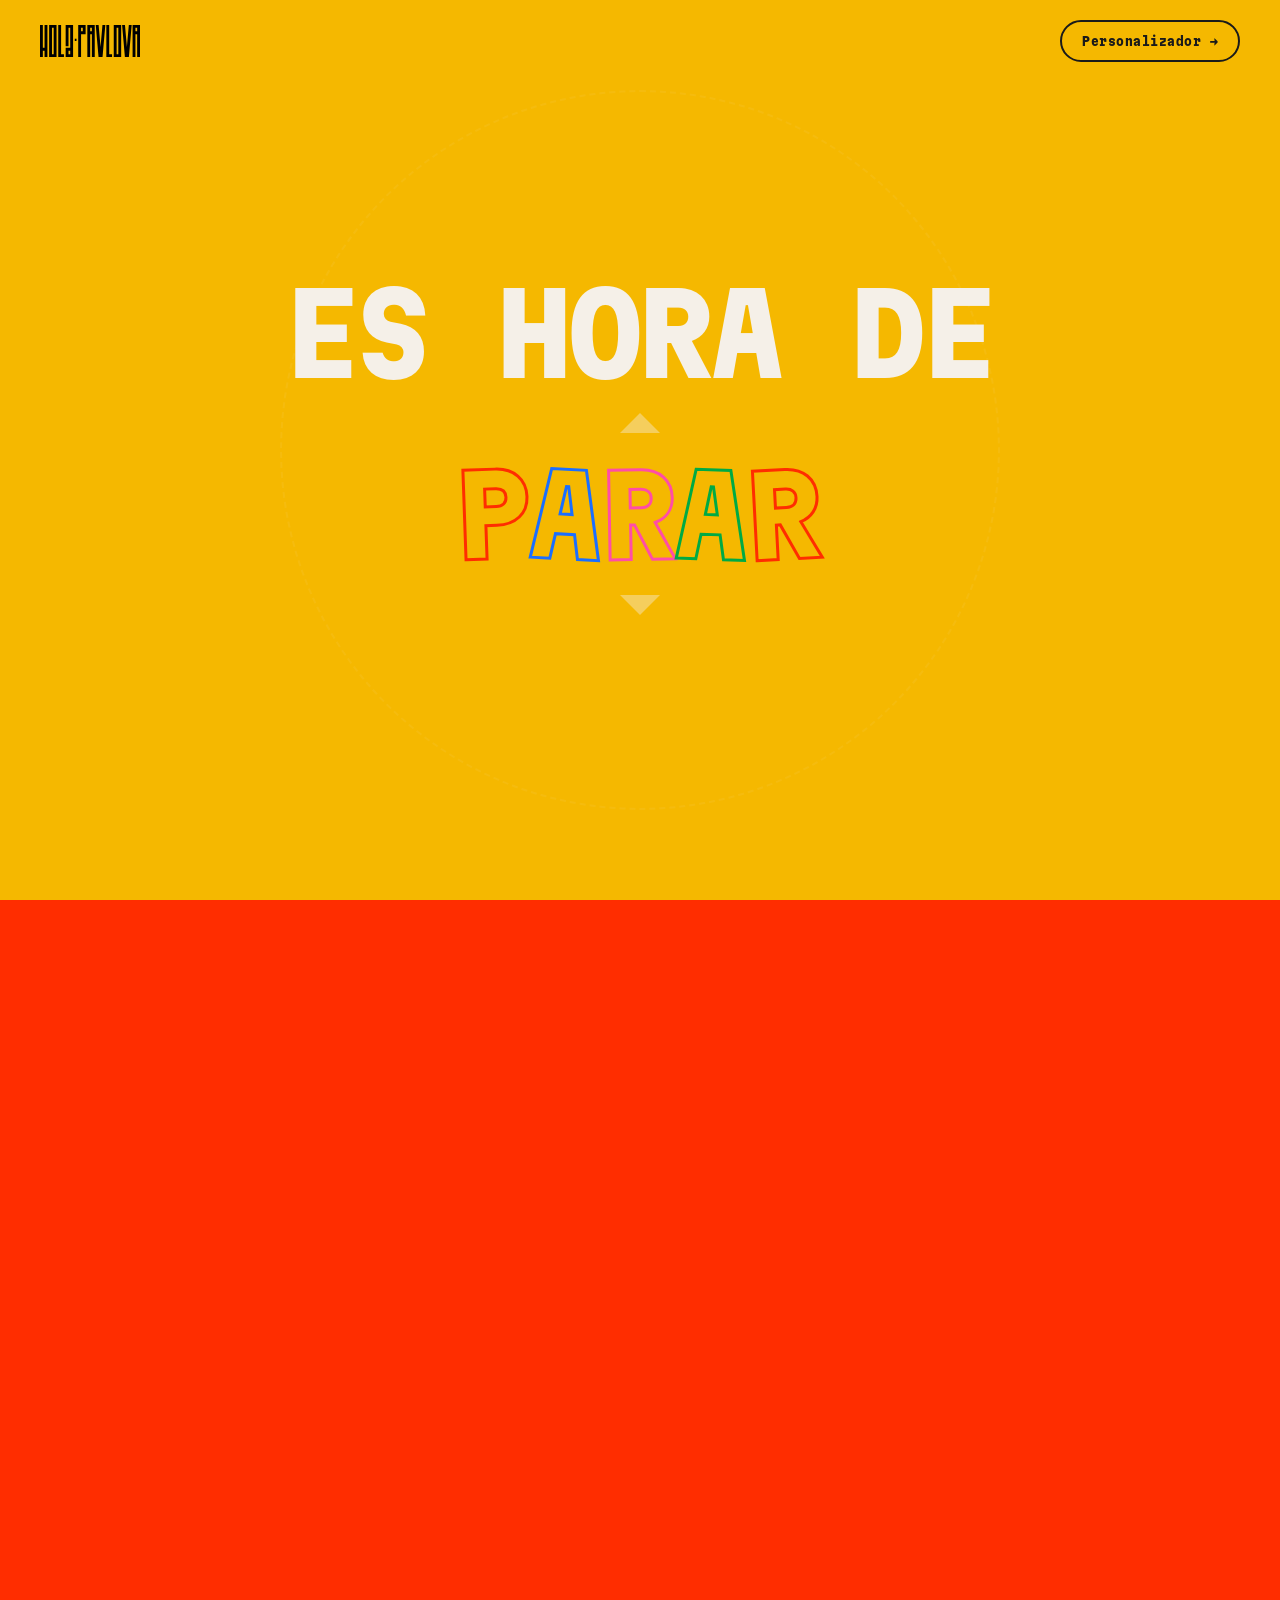
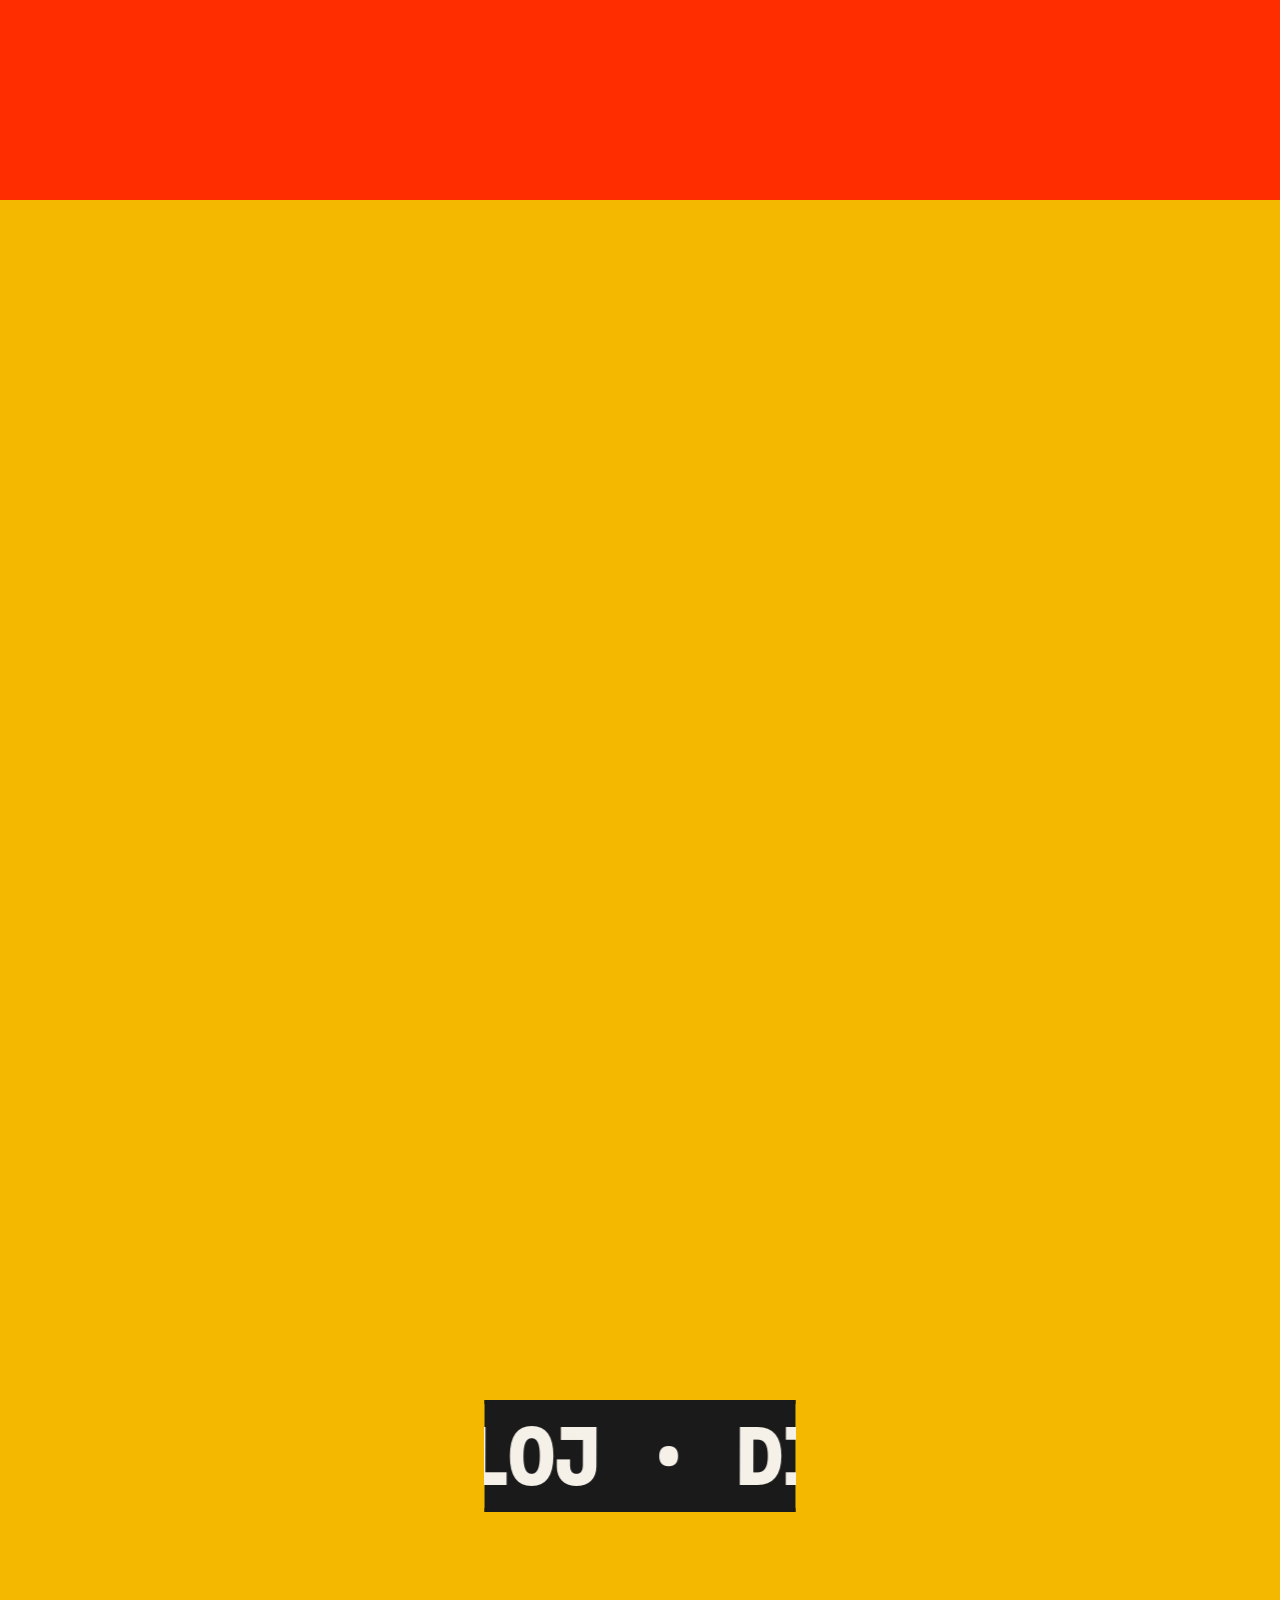
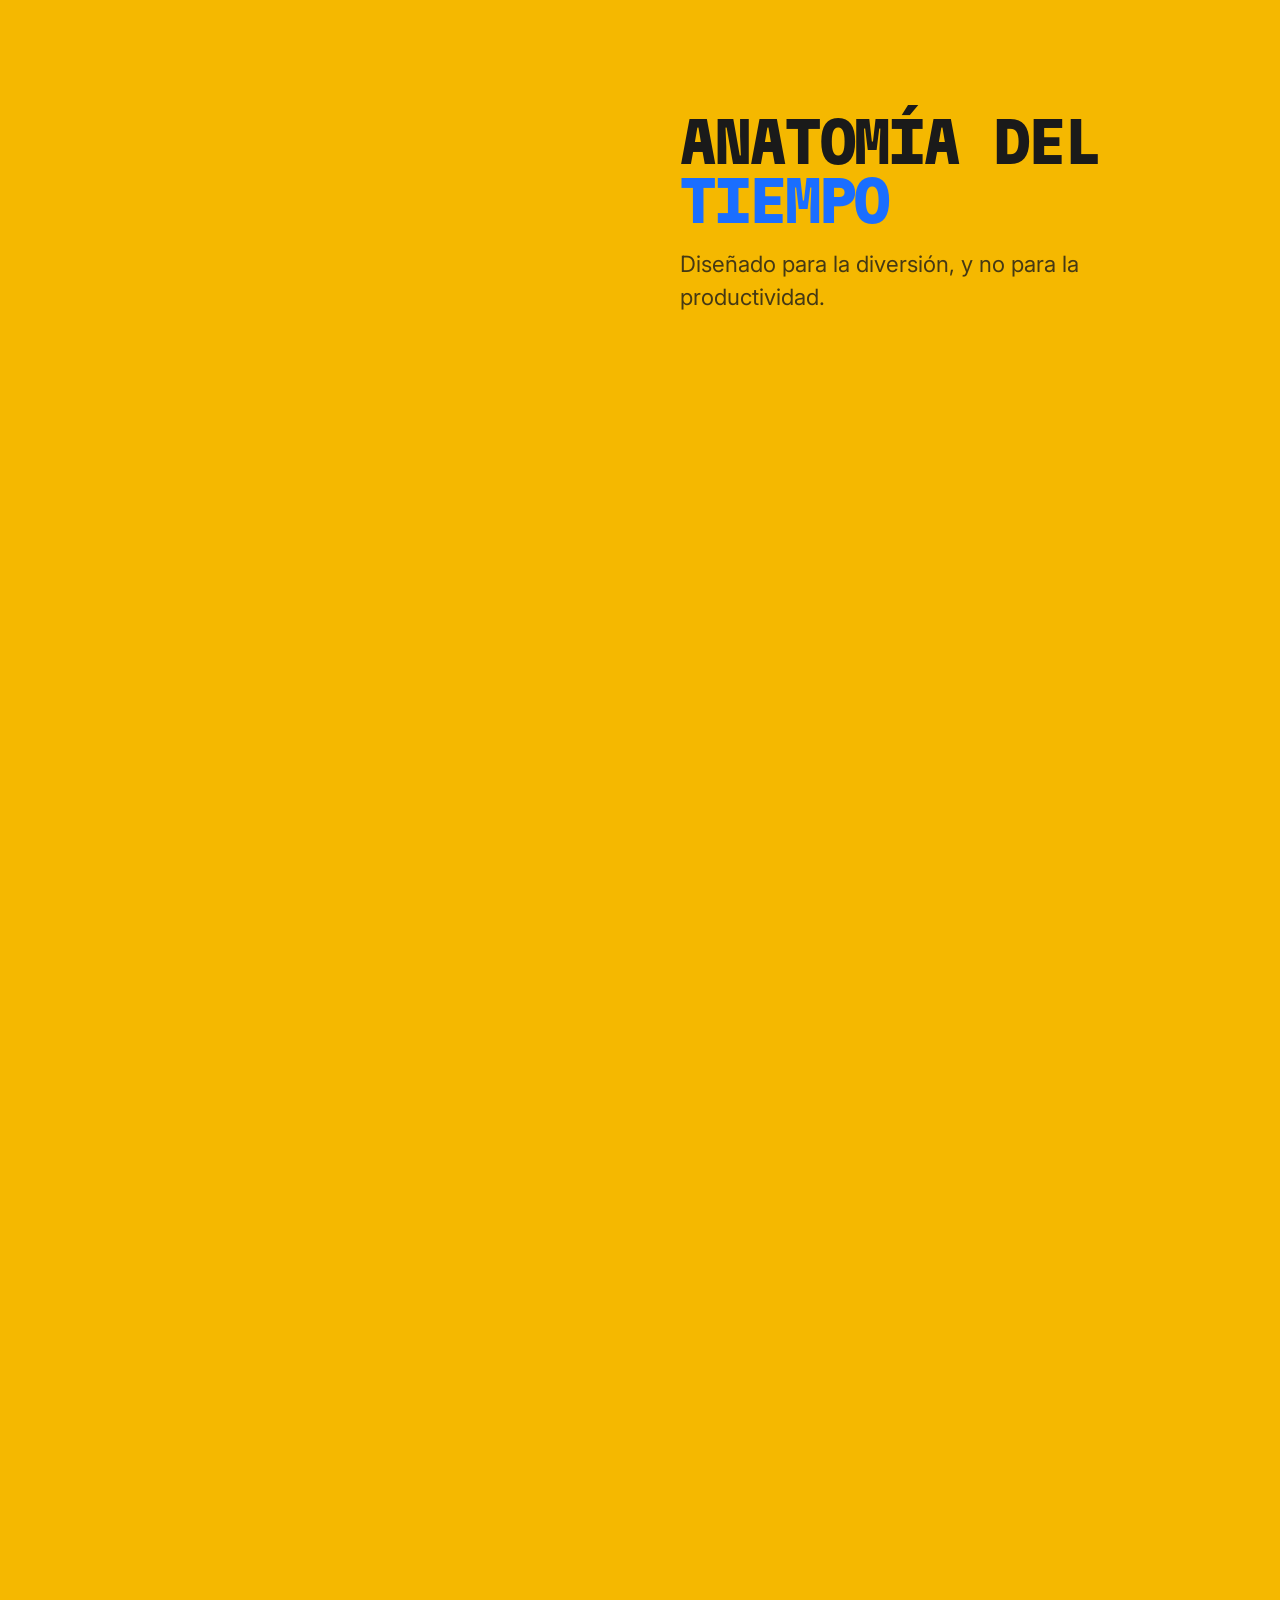
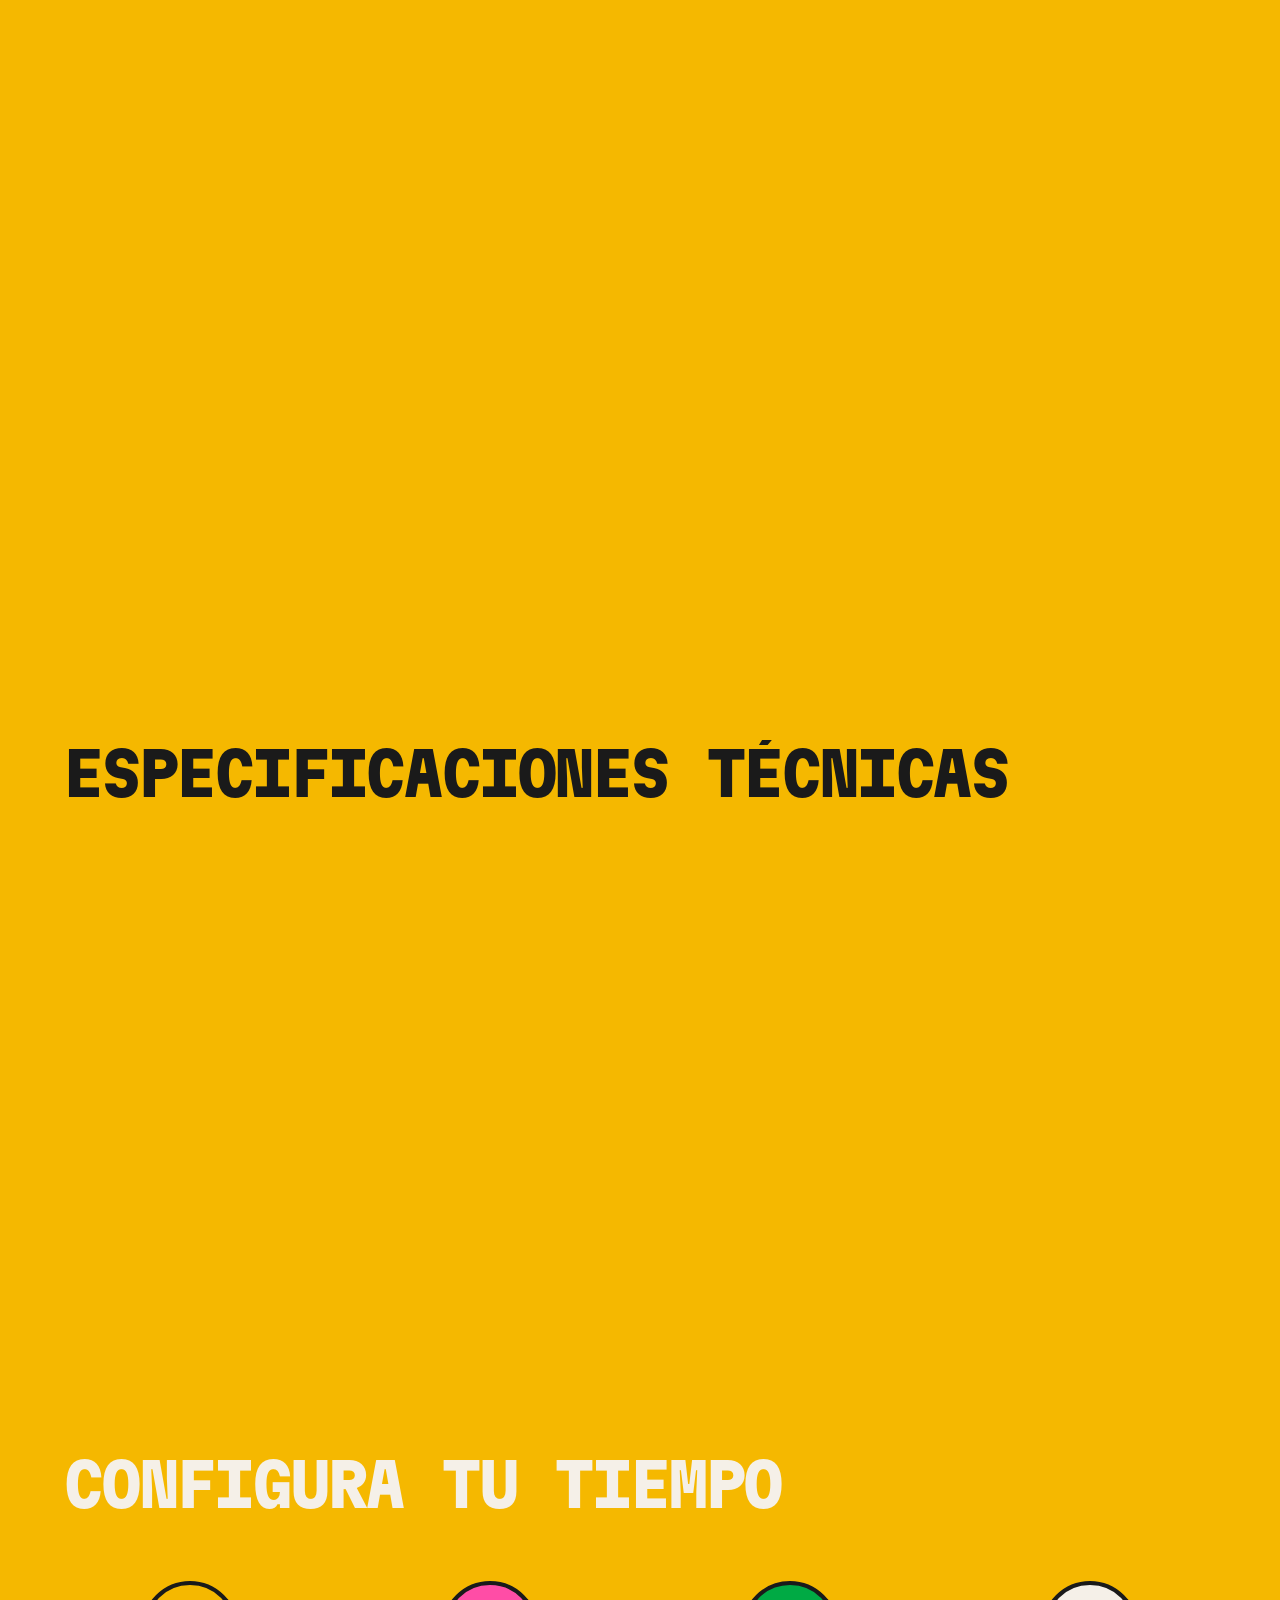
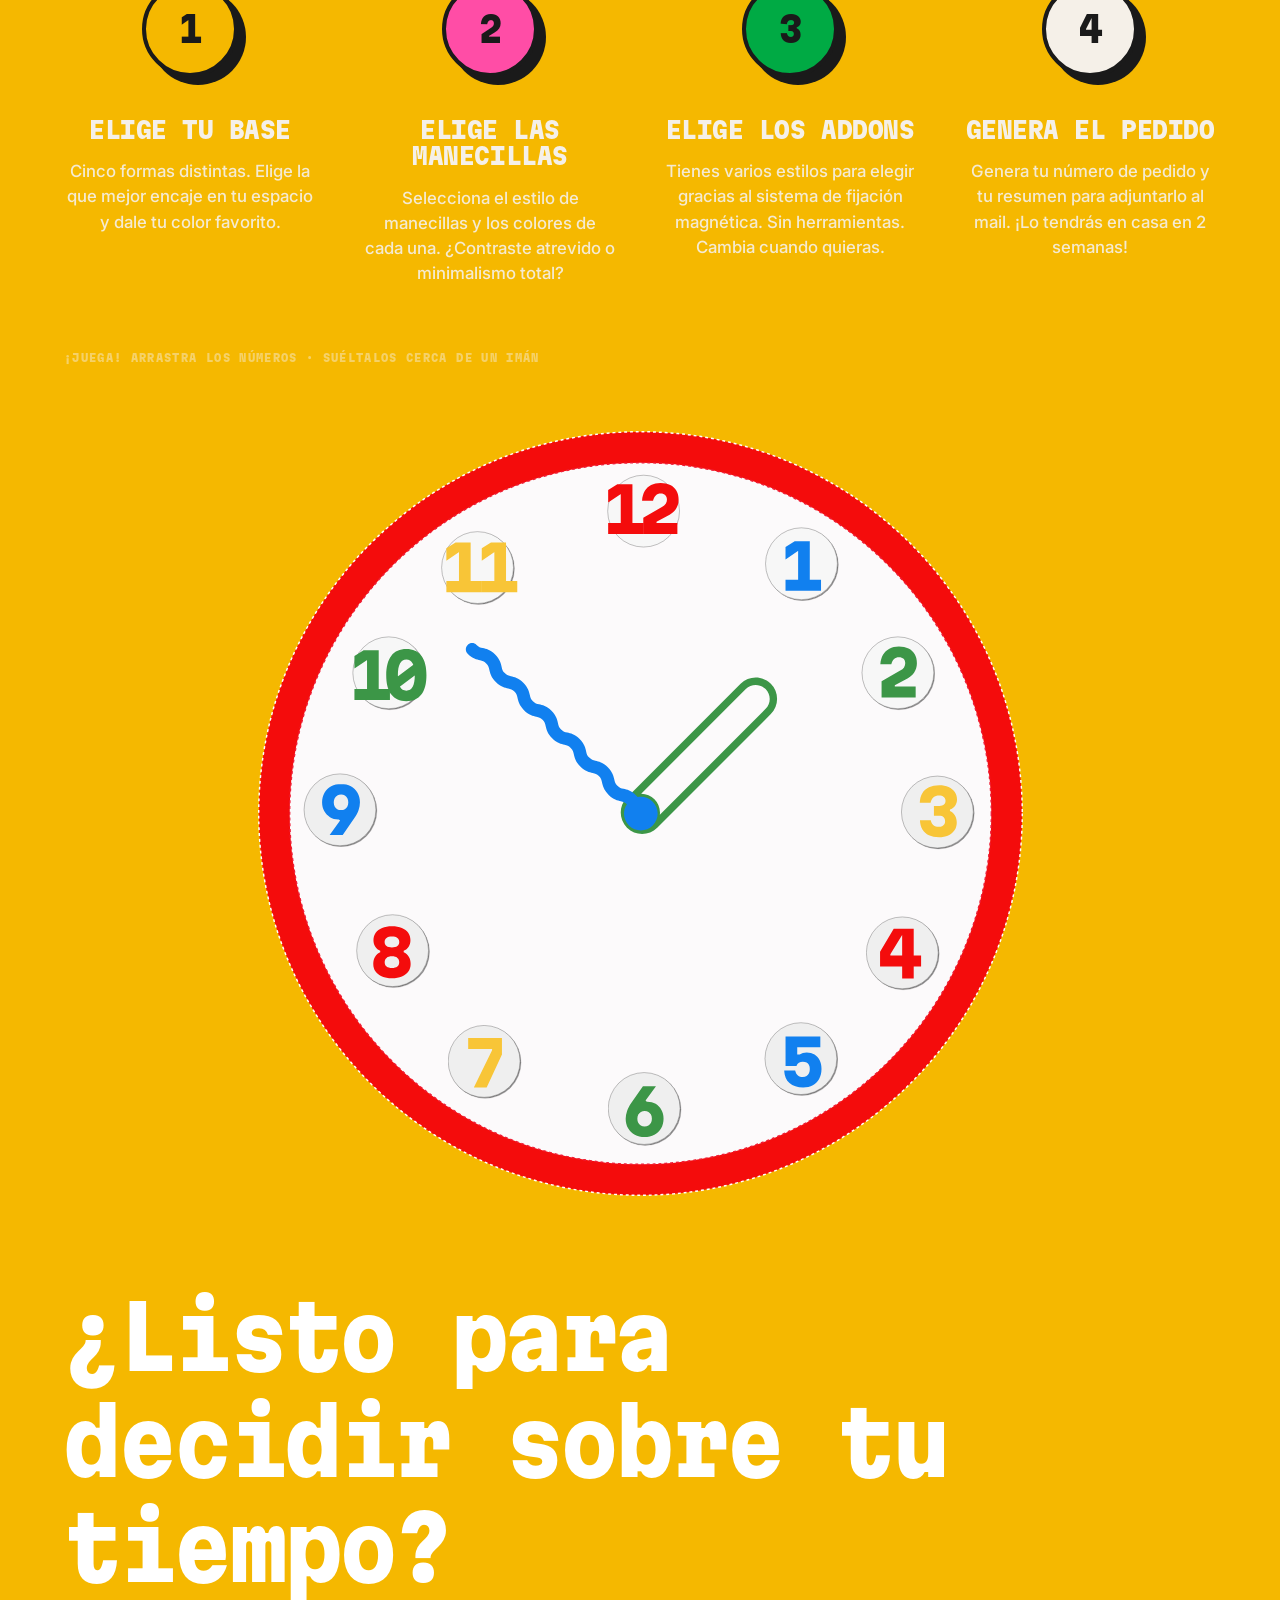
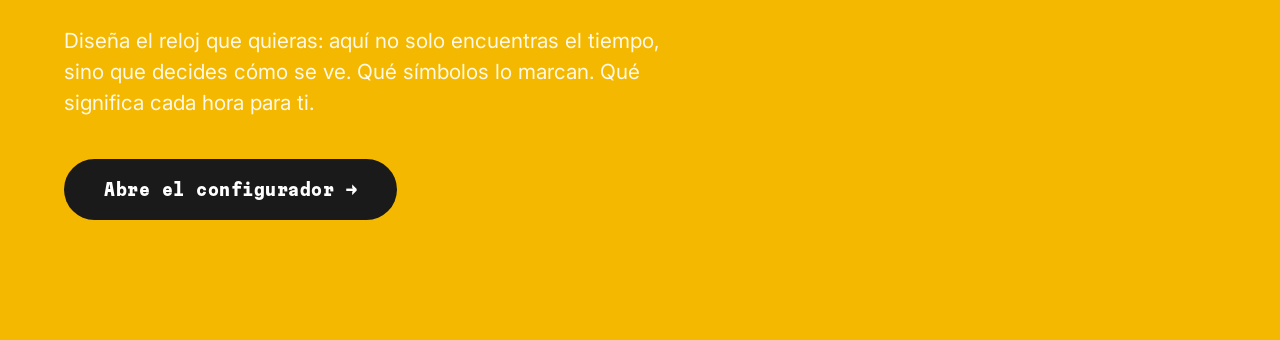
<file: index.html>
<!DOCTYPE html>
<html lang="es">
<head>
  <meta charset="UTF-8">
  <meta name="viewport" content="width=device-width, initial-scale=1.0">
  <title>It's Fun o'clock — Relojes 3D personalizados</title>
  <meta name="description" content="Relojes de pared 3D personalizados, impresos en PLA+. Elige la base, las manecillas y los marcadores. Hecho a mano en Madrid.">

  <meta property="og:type"        content="website">
  <meta property="og:title"       content="It's Fun o'Clock — Relojes 3D personalizados">
  <meta property="og:description" content="Relojes de pared 3D personalizados, impresos en PLA+. Elige la base, las manecillas y los marcadores. Hecho a mano en Madrid.">
  <meta property="og:url"         content="https://holapavlova.es">
  <meta property="og:image"       content="https://holapavlova.es/img/og-preview.jpg">
  <meta name="twitter:card"       content="summary_large_image">

  <link rel="icon" href="img/favicon/favicon.ico" sizes="any">
  <link rel="icon" href="img/favicon/favicon-32x32.png" type="image/png" sizes="32x32">
  <link rel="icon" href="img/favicon/favicon-16x16.png" type="image/png" sizes="16x16">
  <link rel="apple-touch-icon" href="img/favicon/apple-touch-icon.png">
  <link rel="manifest" href="img/favicon/site.webmanifest">

  <link rel="preconnect" href="https://fonts.googleapis.com">
  <link rel="preconnect" href="https://fonts.gstatic.com" crossorigin>
  <link href="https://fonts.googleapis.com/css2?family=Inter:wght@400;500;600&display=swap" rel="stylesheet">

  <link rel="stylesheet" href="css/style.css">
  <link rel="stylesheet" href="css/home.css">
</head>
<body class="home-body">

  <!-- ══════════════════════════════════════════════════════════════
       CORTINA DE TRANSICIÓN ENTRE PÁGINAS
  ══════════════════════════════════════════════════════════════════ -->
  <div id="page-transition" aria-hidden="true">
    <span class="pt-label">IT'S FUN O'CLOCK!</span>
  </div>

  <!-- ══════════════════════════════════════════════════════════════
       LOADER — reloj que gira y desliza hacia arriba
  ══════════════════════════════════════════════════════════════════ -->
  <div id="loader">
    <div class="loader-clock">
      <svg viewBox="0 0 100 100" aria-hidden="true">
        <circle cx="50" cy="50" r="4" fill="var(--color-rojo)"/>
        <g id="loader-hand-hora">
          <rect x="47" y="25" width="6" height="25" rx="3" fill="var(--color-verde)"/>
        </g>
        <g id="loader-hand-minuto">
          <rect x="48" y="10" width="4" height="40" rx="2" fill="var(--color-azul)"/>
        </g>
      </svg>
    </div>
  </div>

  <!-- ══════════════════════════════════════════════════════════════
       CONTENIDO PRINCIPAL — el fondo cambia de color con el scroll
  ══════════════════════════════════════════════════════════════════ -->
  <main id="home-main">

    <!-- NAV -->
    <nav class="nav-home" aria-label="Navegación principal">
      <a href="index.html" class="nav-logo">
        <img src="img/logonegro.svg" alt="Hola·Pavlova">
      </a>
      <a href="configurador.html" class="nav-pill" data-transition>Personalizador →</a>
    </nav>

    <!-- ── BLOQUE: ES HORA DE [palabra] ───────────────────────────── -->
    <section id="block-timefor" class="block-timefor">
      <div class="timefor-ring" aria-hidden="true"></div>

      <div class="timefor-inner">
        <h2 class="timefor-static">Es hora de</h2>

        <div class="timefor-rotator">
          <button class="timefor-arrow" id="timefor-prev" aria-label="Palabra anterior">
            <svg width="40" height="20" viewBox="0 0 40 20" fill="none"><path d="M20 0L40 20H0L20 0Z" fill="currentColor"/></svg>
          </button>

          <div class="timefor-window">
            <div id="timefor-word" class="timefor-word">PARAR</div>
          </div>

          <button class="timefor-arrow" id="timefor-next" aria-label="Palabra siguiente">
            <svg width="40" height="20" viewBox="0 0 40 20" fill="none"><path d="M20 20L0 0H40L20 20Z" fill="currentColor"/></svg>
          </button>
        </div>
      </div>

      <div class="scroll-arc-wrap" aria-hidden="true">
        <svg class="scroll-arc-svg" viewBox="0 0 300 168" fill="none" xmlns="http://www.w3.org/2000/svg">
          <path class="arc-path" d="M4 166 A146 146 0 0 1 296 166" stroke="currentColor" stroke-width="2" stroke-linecap="round"/>
          <text class="arc-text" x="150" y="128" text-anchor="middle" font-family="'Inter', sans-serif" font-size="18" letter-spacing="6" fill="currentColor" font-weight="600">SCROLL</text>
        </svg>
      </div>
    </section>

    <!-- ── BLOQUE 1: MANIFIESTO PINNED ────────────────────────────── -->
    <section id="block-one" class="block-one">
      <div class="block-one-grid" aria-hidden="true"></div>

      <div class="rushed-container">
        <h1 class="rushed-text">SI PIENSAS QUE SCROLLEAR ES PERDER EL TIEMPO...</h1>
      </div>

      <div class="stop-text">Sigue, que aquí lo encuentras</div>

      <div class="manifesto-p1">
        <span class="manifesto-letter">I</span><span class="manifesto-letter">T</span><span class="manifesto-letter">'</span><span class="manifesto-letter">S</span> <span class="manifesto-letter">F</span><span class="manifesto-letter">U</span><span class="manifesto-letter">N</span> <br class="br-mobile">
        <span class="manifesto-outlined"><span class="timefor-letter c-rojo"  style="--r:-2deg">O</span><span class="timefor-letter c-azul"  style="--r:3deg">'</span><span class="timefor-letter c-rosa"  style="--r:-1deg">C</span><span class="timefor-letter c-verde" style="--r:2deg">L</span><span class="timefor-letter c-rojo"  style="--r:-3deg">O</span><span class="timefor-letter c-azul"  style="--r:1deg">C</span><span class="timefor-letter c-rosa"  style="--r:-2deg">K</span><span class="timefor-letter c-verde" style="--r:3deg">!</span></span>
      </div>


    </section>

    <!-- ── BANDA TIPOGRÁFICA 1 ────────────────────────────────────── -->
    <div class="marquee marquee--negro" aria-hidden="true">
      <div class="marquee-track">
        <span>diseña tu reloj ·&nbsp;diseña tu reloj ·&nbsp;</span>
        <span aria-hidden="true">diseña tu reloj ·&nbsp;diseña tu reloj ·&nbsp;</span>
      </div>
    </div>

    <!-- ── BLOQUE 2: ANATOMÍA / BLUEPRINT PINNED ──────────────────── -->
    <section id="block-two" class="block-two">
      <div class="block-two-inner">

        <div class="blueprint-wrap">
          <svg id="reloj-iso-svg" class="blueprint-svg" data-name="relojisometrico" xmlns="http://www.w3.org/2000/svg" viewBox="0 0 675.96 967.92">
  <defs>
    <style>
      .v { stroke-dasharray: 3.94 3.94; }
      .v, .w, .x, .y, .z, .aa, .ab, .ac, .ad, .ae, .af, .ag { stroke-miterlimit: 10; }
      .v, .w, .x, .y, .z, .aa, .ab, .ac, .ad, .af { stroke: #000; }
      .v, .x, .aa { stroke-width: .75px; }
      .v, .y, .z, .aa, .ad, .ae, .af, .ag { fill: none; }
      .w { fill: #dbdbdb; }
      .w, .y { stroke-dasharray: 8; }
      .x { stroke-dasharray: 4; }
      .x, .ab, .ah, .ac { fill: #fff; }
      .z { stroke-dasharray: 6.01 6.01; }
      .aa { stroke-dasharray: 4.01 4.01; }
      .ab { stroke-dasharray: 3; }
      .ac, .ad { stroke-dasharray: 6; }
      .ae { stroke: #1789e5; }
      .af { stroke-dasharray: 6.01 6.01; }
      .ag { stroke: #3c9647; }
    </style>
  </defs>
  <line id="b" data-name="lineatransversal2" class="y layer-lines" x1="337.5" y1="610.44" x2="337.5" y2="967.92"/>
  <g id="c" data-name="pila" class="layer-mechanism">
    <path class="ac" d="M396.22,859.83v-.33h-113.91v33.43h112.19c.34.09.68.15,1.03.15,4.52,0,8.19-7.46,8.19-16.66s-3.3-15.88-7.5-16.59Z"/>
    <ellipse class="ac" cx="282.03" cy="876.42" rx="8.19" ry="16.66"/>
    <g>
      <path d="M365.5,881.96l2.75-10.73h2.5l2.75,10.73h-1.6l-2.37-9.59h-.13l-2.39,9.59h-1.5ZM367.17,878.33v-1.45h4.64v1.45h-4.64Z"/>
      <path d="M374.88,881.96l2.75-10.73h2.5l2.75,10.73h-1.6l-2.37-9.59h-.13l-2.39,9.59h-1.5ZM376.56,878.33v-1.45h4.64v1.45h-4.64Z"/>
      <path d="M384.27,881.96l2.75-10.73h2.5l2.75,10.73h-1.6l-2.37-9.59h-.13l-2.39,9.59h-1.5ZM385.95,878.33v-1.45h4.64v1.45h-4.64Z"/>
    </g>
    <g>
      <path class="ab" d="M279.62,871.62c-.16,0-.32.04-.47.11,0,0,0,0,0,0v-.11h-5.39v10.68h5.31s.03.05.05.05c.03,0,.05-.04.07-.1.14.06.29.1.44.1,1.27,0,2.31-2.4,2.31-5.36s-1.03-5.36-2.31-5.36Z"/>
      <ellipse class="ab" cx="273.79" cy="876.99" rx="2.31" ry="5.36"/>
    </g>
  </g>
  <g id="d" data-name="mecanismo" class="layer-mechanism">
    <path class="ac" d="M236.34,759.96v23.87c0,4.19,2.56,7.95,6.46,9.49l85.42,33.66c4.36,1.72,9.21,1.71,13.56-.02l92.23-36.66c4.09-1.63,6.78-5.58,6.78-9.99v-20.35"/>
    <path class="ac" d="M440.9,759.96l-96.78,37.28c-3.54,1.36-7.46,1.36-10.99,0l-96.78-37.28,93.75-31.84c5.53-1.88,11.53-1.88,17.07,0l93.75,31.84Z"/>
    <g>
      <path class="ac" d="M347.71,757.85c0,1.81-3.58,3.27-7.99,3.27-3.72,0-6.83-1.04-7.73-2.45h-.61v-43.2h15.65v41.06c.43.4.68.85.68,1.32Z"/>
      <ellipse class="ac" cx="339.72" cy="716.01" rx="7.99" ry="3.27"/>
      <line class="ad" x1="347.2" y1="717.51" x2="331.89" y2="724.91"/>
      <line class="ad" x1="347.2" y1="720.06" x2="331.89" y2="727.46"/>
      <line class="ad" x1="347.2" y1="722.29" x2="331.89" y2="729.69"/>
      <line class="ad" x1="347.2" y1="724.59" x2="331.89" y2="731.98"/>
      <line class="ad" x1="347.2" y1="726.88" x2="331.89" y2="734.28"/>
      <line class="ad" x1="347.2" y1="729.18" x2="331.89" y2="736.58"/>
      <line class="ad" x1="347.2" y1="731.47" x2="331.89" y2="738.87"/>
    </g>
  </g>
  <g id="e" data-name="base reloj" class="layer-base">
    <path class="ac" d="M1.2,450.07v58.73h.79c10.74,86.23,157.21,154.55,336.34,154.55s325.59-68.32,336.34-154.55h.79v-58.73H1.2Z"/>
    <g>
      <g>
        <ellipse class="ah" cx="337.5" cy="443.71" rx="337" ry="164.72"/>
        <ellipse class="af" cx="337.5" cy="443.71" rx="337" ry="164.72"/>
      </g>
      <g>
        <ellipse class="ah" cx="337.5" cy="443.71" rx="312.43" ry="141.59"/>
        <ellipse class="z" cx="337.5" cy="443.71" rx="312.43" ry="141.59"/>
      </g>
    </g>
    <ellipse cx="337.5" cy="447.25" rx="14.12" ry="6.21"/>
  </g>
  <g id="f" data-name="addon12" class="layer-addons">
    <path class="x" d="M199.08,340.32v5.42h.07c.99,7.96,14.52,14.27,31.06,14.27s30.07-6.31,31.06-14.27h.07v-5.42h-62.26Z"/>
    <g>
      <g>
        <ellipse class="ah" cx="230.13" cy="339.74" rx="31.12" ry="15.21"/>
        <ellipse class="v" cx="230.13" cy="339.74" rx="31.12" ry="15.21"/>
      </g>
      <g>
        <ellipse class="ah" cx="230.13" cy="339.74" rx="28.85" ry="13.07"/>
        <ellipse class="aa" cx="230.13" cy="339.74" rx="28.85" ry="13.07"/>
      </g>
    </g>
  </g>
  <g id="g" data-name="addon11" class="layer-addons">
    <path class="x" d="M110.45,370.29v5.42h.07c.99,7.96,14.52,14.27,31.06,14.27s30.07-6.31,31.06-14.27h.07v-5.42h-62.26Z"/>
    <g>
      <g>
        <ellipse class="ah" cx="141.51" cy="369.7" rx="31.12" ry="15.21"/>
        <ellipse class="v" cx="141.51" cy="369.7" rx="31.12" ry="15.21"/>
      </g>
      <g>
        <ellipse class="ah" cx="141.51" cy="369.7" rx="28.85" ry="13.07"/>
        <ellipse class="aa" cx="141.51" cy="369.7" rx="28.85" ry="13.07"/>
      </g>
    </g>
  </g>
  <g id="h" data-name="addon10" class="layer-addons">
    <path class="x" d="M58.73,435.55v5.42h.07c.99,7.96,14.52,14.27,31.06,14.27s30.07-6.31,31.06-14.27h.07v-5.42h-62.26Z"/>
    <g>
      <g>
        <ellipse class="ah" cx="89.79" cy="434.97" rx="31.12" ry="15.21"/>
        <ellipse class="v" cx="89.79" cy="434.97" rx="31.12" ry="15.21"/>
      </g>
      <g>
        <ellipse class="ah" cx="89.79" cy="434.97" rx="28.85" ry="13.07"/>
        <ellipse class="aa" cx="89.79" cy="434.97" rx="28.85" ry="13.07"/>
      </g>
    </g>
  </g>
  <g id="i" data-name="addon9" class="layer-addons">
    <path class="x" d="M93.18,492.31v5.42h.07c.99,7.96,14.52,14.27,31.06,14.27s30.07-6.31,31.06-14.27h.07v-5.42h-62.26Z"/>
    <g>
      <g>
        <ellipse class="ah" cx="124.23" cy="491.73" rx="31.12" ry="15.21"/>
        <ellipse class="v" cx="124.23" cy="491.73" rx="31.12" ry="15.21"/>
      </g>
      <g>
        <ellipse class="ah" cx="124.23" cy="491.73" rx="28.85" ry="13.07"/>
        <ellipse class="aa" cx="124.23" cy="491.73" rx="28.85" ry="13.07"/>
      </g>
    </g>
  </g>
  <g id="j" data-name="addon8" class="layer-addons">
    <path class="x" d="M191.44,529.58v5.42h.07c.99,7.96,14.52,14.27,31.06,14.27s30.07-6.31,31.06-14.27h.07v-5.42h-62.26Z"/>
    <g>
      <g>
        <ellipse class="ah" cx="222.49" cy="529" rx="31.12" ry="15.21"/>
        <ellipse class="v" cx="222.49" cy="529" rx="31.12" ry="15.21"/>
      </g>
      <g>
        <ellipse class="ah" cx="222.49" cy="529" rx="28.85" ry="13.07"/>
        <ellipse class="aa" cx="222.49" cy="529" rx="28.85" ry="13.07"/>
      </g>
    </g>
  </g>
  <line class="y layer-lines" x1="337.5" y1="481.87" x2="337.5" y2="552.71"/>
  <g id="k" data-name="addon7" class="layer-addons">
    <path class="x" d="M307.76,494.57v5.42h.07c.99,7.96,14.52,14.27,31.06,14.27s30.07-6.31,31.06-14.27h.07v-5.42h-62.26Z"/>
    <g>
      <g>
        <ellipse class="ah" cx="338.82" cy="493.98" rx="31.12" ry="15.21"/>
        <ellipse class="v" cx="338.82" cy="493.98" rx="31.12" ry="15.21"/>
      </g>
      <g>
        <ellipse class="ah" cx="338.82" cy="493.98" rx="28.85" ry="13.07"/>
        <ellipse class="aa" cx="338.82" cy="493.98" rx="28.85" ry="13.07"/>
      </g>
    </g>
  </g>
  <line class="y layer-lines" x1="449.31" y1="439.02" x2="449.31" y2="529.71"/>
  <g id="l" data-name="addon6" class="layer-addons">
    <path class="x" d="M419.27,440.6v5.42h.07c.99,7.96,14.52,14.27,31.06,14.27s30.07-6.31,31.06-14.27h.07v-5.42h-62.26Z"/>
    <g>
      <g>
        <ellipse class="ah" cx="450.33" cy="440.01" rx="31.12" ry="15.21"/>
        <ellipse class="v" cx="450.33" cy="440.01" rx="31.12" ry="15.21"/>
      </g>
      <g>
        <ellipse class="ah" cx="450.33" cy="440.01" rx="28.85" ry="13.07"/>
        <ellipse class="aa" cx="450.33" cy="440.01" rx="28.85" ry="13.07"/>
      </g>
    </g>
  </g>
  <line class="y layer-lines" x1="543.05" y1="364.54" x2="543.05" y2="498.08"/>
  <g id="m" data-name="addon5" class="layer-addons">
    <path class="x" d="M512.19,363.51v5.42h.07c.99,7.96,14.52,14.27,31.06,14.27s30.07-6.31,31.06-14.27h.07v-5.42h-62.26Z"/>
    <g>
      <g>
        <ellipse class="ah" cx="543.24" cy="362.92" rx="31.12" ry="15.21"/>
        <ellipse class="v" cx="543.24" cy="362.92" rx="31.12" ry="15.21"/>
      </g>
      <g>
        <ellipse class="ah" cx="543.24" cy="362.92" rx="28.85" ry="13.07"/>
        <ellipse class="aa" cx="543.24" cy="362.92" rx="28.85" ry="13.07"/>
      </g>
    </g>
  </g>
  <line class="y layer-lines" x1="591.61" y1="284.36" x2="591.61" y2="441.61"/>
  <g id="n" data-name="addon4" class="layer-addons">
    <path class="x" d="M560.19,283.08v5.42h.07c.99,7.96,14.52,14.27,31.06,14.27s30.07-6.31,31.06-14.27h.07v-5.42h-62.26Z"/>
    <g>
      <g>
        <ellipse class="ah" cx="591.25" cy="282.5" rx="31.12" ry="15.21"/>
        <ellipse class="v" cx="591.25" cy="282.5" rx="31.12" ry="15.21"/>
      </g>
      <g>
        <ellipse class="ah" cx="591.25" cy="282.5" rx="28.85" ry="13.07"/>
        <ellipse class="aa" cx="591.25" cy="282.5" rx="28.85" ry="13.07"/>
      </g>
    </g>
  </g>
  <g id="o" data-name="addon3" class="layer-addons">
    <path class="x" d="M504.62,213.73v5.42h.07c.99,7.96,14.52,14.27,31.06,14.27s30.07-6.31,31.06-14.27h.07v-5.42h-62.26Z"/>
    <g>
      <g>
        <ellipse class="ah" cx="535.67" cy="213.14" rx="31.12" ry="15.21"/>
        <ellipse class="v" cx="535.67" cy="213.14" rx="31.12" ry="15.21"/>
      </g>
      <g>
        <ellipse class="ah" cx="535.67" cy="213.14" rx="28.85" ry="13.07"/>
        <ellipse class="aa" cx="535.67" cy="213.14" rx="28.85" ry="13.07"/>
      </g>
    </g>
  </g>
  <g id="p" data-name="addon2" class="layer-addons">
    <path class="x" d="M411.41,176.56v5.42h.07c.99,7.96,14.52,14.27,31.06,14.27s30.07-6.31,31.06-14.27h.07v-5.42h-62.26Z"/>
    <g>
      <g>
        <ellipse class="ah" cx="442.46" cy="175.97" rx="31.12" ry="15.21"/>
        <ellipse class="v" cx="442.46" cy="175.97" rx="31.12" ry="15.21"/>
      </g>
      <g>
        <ellipse class="ah" cx="442.46" cy="175.97" rx="28.85" ry="13.07"/>
        <ellipse class="aa" cx="442.46" cy="175.97" rx="28.85" ry="13.07"/>
      </g>
    </g>
  </g>
  <g id="q" data-name="addon1" class="layer-addons">
    <path class="x" d="M307.76,152.36v5.42h.07c.99,7.96,14.52,14.27,31.06,14.27s30.07-6.31,31.06-14.27h.07v-5.42h-62.26Z"/>
    <g>
      <g>
        <ellipse class="ah" cx="338.82" cy="151.77" rx="31.12" ry="15.21"/>
        <ellipse class="v" cx="338.82" cy="151.77" rx="31.12" ry="15.21"/>
      </g>
      <g>
        <ellipse class="ah" cx="338.82" cy="151.77" rx="28.85" ry="13.07"/>
        <ellipse class="aa" cx="338.82" cy="151.77" rx="28.85" ry="13.07"/>
      </g>
    </g>
  </g>
  <g id="r" data-name="huecosimanes" class="layer-magnet">
    <ellipse class="w" cx="449.77" cy="342.94" rx="14.68" ry="4.52"/>
    <ellipse class="w" cx="336.83" cy="329.38" rx="14.68" ry="4.52"/>
    <ellipse class="w" cx="338.68" cy="551.62" rx="14.68" ry="4.52"/>
    <ellipse class="w" cx="450.5" cy="541.46" rx="14.68" ry="4.52"/>
    <ellipse class="w" cx="544.24" cy="510.96" rx="14.68" ry="4.52"/>
    <ellipse class="w" cx="594.33" cy="443.45" rx="14.68" ry="4.52"/>
  </g>
  <g id="s" data-name="manecillahora" class="layer-hands">
    <path class="ag" d="M207.4,108.82c8.43,3.68,22.14,3.68,30.57,0l114.81-50.17c4.21-1.84,6.32-4.26,6.32-6.68s-2.11-4.84-6.32-6.68h0c-8.43-3.68-22.14-3.68-30.57,0l-114.81,50.17c-8.43,3.68-8.43,9.68,0,13.36ZM338.42,56.15c-6.25,0-11.31-2.36-11.31-5.28s5.06-5.28,11.31-5.28,11.31,2.36,11.31,5.28-5.06,5.28-11.31,5.28ZM212.66,97.76l105.72-46.2s0,.01,0,.02c0,4.57,8.49,8.28,18.95,8.28.77,0,1.53-.03,2.28-.07l-106.91,46.72c-5.52,2.41-14.51,2.41-20.04,0-5.53-2.41-5.52-6.34,0-8.76Z"/>
    <path class="ag" d="M334.46,61.99c-6.03-.38-10.11-1.35-11.69-2.07-2.07-.94-5.66-3.77-5.66-3.77l-108.22,47.32"/>
    <path class="ag" d="M349.55,52.56c-1.7-2.07-13.39-7.35-21.31-.19"/>
    <path class="ag" d="M359.1,51.97v7.2l-123.62,55.43c-4.34.94-14.88,2.06-20.55,1.13-9.24-1.51-14.14-6.41-14.14-6.41v-6.79"/>
  </g>
  <g id="t" data-name="manecillaminutos" class="layer-hands">
    <path class="ae" d="M504.56,101.9c-1.76.97-3.19,1.4-4.85,1.6-1.45.1-3.32-.24-4.78-1.04-1.89-1.04-3.87-1.5-5.99-1.7-4.47-.43-8.53-1.72-12.41-3.96l-1.84-1.3c-.77-.54-1.4-1.3-1.96-2.05-1.34-1.8-1.63-3.17-2.62-4.59l-.59-.85c-2.25-1.86-4.87-2.55-7.76-2.85-5.1-.54-9.96-2.08-13.9-5.21-.78-.62-1.75-1.34-2.2-2.17l-1.91-3.58c-.28-.52-.41-.82-.81-1.22-.46-.48-.9-1.02-1.63-1.46-4.79-2.88-10.64-.78-19.03-6.13-.48-.3-.85-.42-1.23-.79l-2.23-2.24c-.84-1.22-1.4-2.59-2.03-3.93-.2-.41-.36-.82-.8-.99-1.39-1.99-4.76-2.96-7.52-3.24-5.09-.51-9.89-1.97-13.95-4.94-.74-.54-1.57-1.25-2.13-1.95-1.09-1.36-1.67-2.99-2.46-4.49-.23-.43-.43-.74-.77-1.08-1.97-1.9-4.62-2.69-7.45-2.99-4.21-.45-8.13-1.5-11.8-3.53-.78-.43-1.39-.77-2.03-1.31l-2-1.71c-.69-1.02-1.51-2.02-1.93-3.28-.15-.44-.45-.79-.63-1.03-.04-.54-.33-.9-.67-1.29-1.63-1.85-4.1-2.83-6.69-3.13-10.28-1.19-12.95-4.31-14.45-4.39l-6.93-.35c-3.36-.62-6.45-1.64-9.16-3.67l-1.38-1.45c-.44-.46-.49-1.55-1.46-1.5l.15,11.24c.01,1.02.46,1.76.86,2.46.47.83.99,1.52,1.75,2.15,4.41,3.63,10.49,4.39,16.3,3.95,4.6,2.95,8.49,3.91,13.77,4.54,2.27.27,4.2,1.03,6.12,2.07.19.29.46.55.8.71l.15.03c1.28,1.75,1.56,3.71,2.94,5.26.5.56.83,1.5,1.67,1.65.06.06.19.17.22.24.15.35.49.51.77.71,3.92,2.69,8.43,4.19,13.28,4.66,2.63.26,4.98.87,7.06,2.33.12.21.31.4.55.5.05.02.13.01.15.02,1.09,1.35,1.35,2.78,2.46,4.55.55.88,1.11,1.71,1.91,2.36,4.42,3.6,9.27,5.19,15.09,5.78,2.51.26,4.8.93,6.72,2.4.14.11.24.45.5.46l.18.02c.55.9.93,1.88,1.49,2.86l.69,1.22c.53.93,1.17,1.89,1.98,2.61,1.29,1.14,2.69,2.05,4.31,2.89,7.48,3.86,13.42,2.22,17.21,5.08l1.48,1.16,1.91,3.92c.42.85.99,1.47,1.67,2.13,2.23,2.2,5.09,3.7,8.2,4.77,5.56,1.9,10.35.91,14.39,4.09.83.65,1.35,1.78,1.72,2.83l.44.73c.54,1.68,1.82,3.02,3.2,4.11,3.94,3.08,8.75,4.7,13.85,5.22,2.59.26,4.82.87,7.06,2.07,1.7.91,3.66.97,5.35.63,1.34-.26,2.47-.73,3.48-1.64.17-.61.22-1.26.22-2l-.09-10.98Z"/>
    <path class="ae" d="M503.64,97.54c-6.87-4.01-12.11-3.12-16.06-4.56-1.83-.67-3.66-1.79-4.44-3.68-.94-2.25-2.15-4.21-4.17-5.76-3.9-2.97-8.61-4.57-13.51-5.14-3.45-.4-7.97-1.34-9.18-4.51-1.05-2.75-2.67-5.05-5.15-6.62-3.97-2.51-8.2-4-12.89-4.42-3.12-.28-7.38-1.51-8.61-4.05-.89-1.84-1.58-3.66-3.12-5.12-3.4-3.23-7.83-5.18-12.49-5.92l-5.42-.86c-2.18-.34-4.25-1.48-5.57-3.26l-1.49-3.1c-.63-1.32-1.76-2.36-2.95-3.32-4-3.25-8.97-4.78-14.09-5.32-3.63-.38-7.67-1.59-8.9-4.99-.87-2.4-2.46-4.32-4.56-5.78-2.96-2.06-6.21-3.55-9.79-4.1l-5.83-.9c-.51-.08-.72-.44-.73-.92l-.12-6.21c-.04-2.18-1.79-4.03-3.61-5.23-8.67-5.73-24.82-3.58-27.9,3.86-.59,1.43-.47,3.09-.45,4.49.97-.05,1.02,1.04,1.46,1.5l1.38,1.45c2.71,2.03,5.79,3.04,9.16,3.67l6.93.35c1.5.08,4.17,3.2,14.45,4.39,2.59.3,5.06,1.28,6.69,3.13.34.39.64.75.67,1.29.18.24.48.59.63,1.03.42,1.26,1.23,2.27,1.93,3.28l2,1.71c.64.54,1.25.88,2.03,1.31,3.67,2.04,7.59,3.09,11.8,3.53,2.83.3,5.48,1.08,7.45,2.99.35.33.54.65.77,1.08.79,1.51,1.37,3.13,2.46,4.49.56.7,1.39,1.41,2.13,1.95,4.06,2.97,8.86,4.43,13.95,4.94,2.77.28,6.13,1.25,7.52,3.24.45.17.61.58.8.99.63,1.34,1.19,2.71,2.03,3.93l2.23,2.24c.38.38.75.49,1.23.79,8.39,5.34,14.24,3.25,19.03,6.13.74.44,1.17.98,1.63,1.46.39.41.53.7.81,1.22l1.91,3.58c.45.84,1.42,1.55,2.2,2.17,3.94,3.13,8.8,4.67,13.9,5.21,2.89.31,5.51,1,7.76,2.85l.59.85c.99,1.43,1.28,2.79,2.62,4.59.56.75,1.19,1.5,1.96,2.05l1.84,1.3c3.88,2.23,7.94,3.53,12.41,3.96,2.13.21,4.11.67,5.99,1.7,1.46.8,3.33,1.14,4.78,1.04,1.66-.19,3.09-.63,4.85-1.6l.09,10.98c0,.74-.04,1.38-.22,2,.39-.36.9-.8.9-1.57v-13.36c0-1.14-.79-1.87-1.7-2.41ZM338.35,13.37c-3.59,0-6.49-1.62-6.49-3.62,0-1.18,1.02-2.23,2.59-2.89.83-.45,1.91-.64,2.71-.71,2.26-.22,4.78.14,6.36,1.42.83.61,1.32,1.36,1.32,2.19,0,2-2.91,3.62-6.49,3.62Z"/>
  </g>
  <line id="u" data-name="lineatransversal1" class="y layer-lines" x1="337.5" y1="2.96" x2="337.5" y2="441.61"/>
</svg>
        </div>

        <div class="blueprint-text">
          <div>
            <h2 class="block-two-title">Anatomía del <br><span class="text-azul">tiempo</span></h2>
            <p class="block-two-lead">Diseñado para la diversión, y no para la productividad.</p>
          </div>

          <div class="tech-list">
            <div class="tech-text-1">
              <h3 class="text-rosa">✖ Anti-sociedad del rendimiento</h3>
              <p>Este no es un reloj para que no llegues tarde. Es un reloj para que llegues a lo que te gusta.</p>
            </div>
            <div class="tech-text-2">
              <h3 class="text-amarillo">⁇ Perder el tiempo es el camino. Encontrarlo, la llegada.</h3>
              <p>Diversión como catalizador de la creatividad. ¡Abajo el trabajo!</p>
            </div>
            <div class="tech-text-3">
              <h3 class="text-verde">◔ Tu tiempo, tu decisión.</h3>
              <p>No todo lo que hagas tiene que ser productivo, contenido o servir para algo. Párate a disfrutarlo. </p>
            </div>
          </div>
        </div>

      </div>
    </section>

    <!-- ── BLOQUE: SPECS ──────────────────────────────────────────── -->
    <section id="block-specs" class="block-specs">
      <div class="block-wrap">
        <h2 class="block-heading" data-reveal>Especificaciones <br class="br-mobile">técnicas</h2>

        <div class="specs-cards">
          <div class="spec-card">
            <span class="spec-card-idx">01</span>
            <span class="spec-icon text-azul"><svg width="22" height="22" viewBox="0 0 24 24" fill="none" xmlns="http://www.w3.org/2000/svg"><polygon points="2,2 2,22 22,22" fill="none" stroke="currentColor" stroke-width="2.5" stroke-linejoin="round" stroke-linecap="round"/></svg></span>
            <h4>Dimensiones</h4>
            <ul>
              <li>Diámetro base aproximado: ∅ 24 cm</li>
              <li>Grosor total perfil: 3.5 cm</li>
              <li>Peso: ~300 g (depende del modelo)</li>
              <li>Addon: ∅ 2,5 cm</li>
            </ul>
          </div>
          <div class="spec-card">
            <span class="spec-card-idx">02</span>
            <span class="spec-icon text-rojo">⬡</span>
            <h4>Materiales</h4>
            <ul>
              <li>Base: PLA+</li>
              <li>Manecillas: PLA+</li>
              <li>Impresión 3D hecha en España a demanda</li>
            </ul>
          </div>
          <div class="spec-card">
            <span class="spec-card-idx">03</span>
            <span class="spec-icon text-verde">⚙</span>
            <h4>Mix&Match</h4>
            <ul>
              <li>Addons magnéticos para personalización</li>
              <li>Imanes: ∅ 6 mm x 2 mm </li>
              <li>Si tienes alguna petición, ¡contáctanos!</li>
            </ul>
          </div>
          <div class="spec-card">
            <span class="spec-card-idx">04</span>
            <span class="spec-icon text-amarillo">▮</span>
            <h4>Energía y mecanismo</h4>
            <ul>
              <li>1× pila AA (no incluida)</li>
              <li>Mecanismo silencioso (sin tic-tac)</li>
              <li>Cambio magnético fácil para addons</li>
            </ul>
          </div>
        </div>
      </div>
    </section>

<!-- ── BLOQUE: ONBOARDING ─────────────────────────────────────── -->
    <section id="block-onboarding" class="block-onboarding">
      <div class="block-wrap">
        <h2 class="block-heading" data-reveal>CONFIGURA <br class="br-mobile">tu tiempo</h2>

        <div class="onboarding-inner">

          <div class="steps-grid">
            <div class="steps-line" aria-hidden="true"></div>

            <div class="step-item" data-reveal>
              <div class="step-num bg-amarillo">1</div>
              <h3>Elige tu base</h3>
              <p>Cinco formas distintas. Elige la que mejor encaje en tu espacio y dale tu color favorito.</p>
            </div>
            <div class="step-item" data-reveal>
              <div class="step-num bg-rosa">2</div>
              <h3>Elige las manecillas</h3>
              <p>Selecciona el estilo de manecillas y los colores de cada una. ¿Contraste atrevido o minimalismo total?</p>
            </div>
            <div class="step-item" data-reveal>
              <div class="step-num bg-verde">3</div>
              <h3>Elige los addons</h3>
              <p>Tienes varios estilos para elegir gracias al sistema de fijación magnética. Sin herramientas. Cambia cuando quieras.</p>
            </div>
            <div class="step-item" data-reveal>
              <div class="step-num bg-blanco-roto">4</div>
              <h3>Genera el pedido</h3>
              <p>Genera tu número de pedido y tu resumen para adjuntarlo al mail. ¡Lo tendrás en casa en 2 semanas!</p>
            </div>            
          </div>

          <p class="config-hint">¡JUEGA! Arrastra los números · suéltalos cerca de un imán</p>

          <div class="config-demo">
            <svg id="magnet-svg" data-name="reloj-imanes-drag" xmlns="http://www.w3.org/2000/svg" viewBox="0 0 1576.48 1576.48">
              <defs>
                <style>
                  .bc { fill: #959799; }
                  .bd { fill: #3c9647; }
                  .be { stroke: #fff; }
                  .be, .bf { stroke-dasharray: 6; }
                  .be, .bf, .bg, .bh, .bi { stroke-miterlimit: 10; }
                  .be, .bf, .bi { stroke-width: 3px; }
                  .be, .bj { fill: #f40c0c; }
                  .bk { filter: url(#ba); }
                  .bl { filter: url(#af); }
                  .bm { filter: url(#ao); }
                  .bn { filter: url(#au); }
                  .bo { filter: url(#ai); }
                  .bp { filter: url(#al); }
                  .bq { filter: url(#ac); }
                  .br { filter: url(#ax); }
                  .bs { filter: url(#ar); }
                  .bt { filter: url(#p); }
                  .bu { filter: url(#z); }
                  .bv { filter: url(#t); }
                  .bw { filter: url(#w); }
                  .bx { fill: #1180ef; }
                  .bf { fill: #fcfafb; stroke: #ef1d36; }
                  .bg { fill: #efefef; }
                  .bg, .bh { stroke-width: .5px; }
                  .bg, .bh, .bi { stroke: #000; }
                  .bh { fill: #f7f7f7; }
                  .by { fill: #f8c537; }
                  .bi { fill: none; }
                  #magnet-svg [data-name^="ficha_"] { cursor: grab; }
                  #magnet-svg [data-name^="ficha_"]:active { cursor: grabbing; }
                </style>
                <filter id="p" data-name="drop-shadow-1" x="428.25" y="436.98" width="643.44" height="396.34" filterUnits="userSpaceOnUse">
                  <feOffset dx="2" dy="3"/><feGaussianBlur result="q" stdDeviation="0"/><feFlood flood-color="#000" flood-opacity=".45"/><feComposite in2="q" operator="in"/><feComposite in="SourceGraphic"/>
                </filter>
                <filter id="t" data-name="drop-shadow-2" x="720.36" y="90.83" width="150.57" height="151.57" filterUnits="userSpaceOnUse">
                  <feOffset dx="2" dy="3"/><feGaussianBlur result="u" stdDeviation="0"/><feFlood flood-color="#000" flood-opacity=".45"/><feComposite in2="u" operator="in"/><feComposite in="SourceGraphic"/>
                </filter>
                <filter id="w" data-name="drop-shadow-3" x="1045.63" y="199.25" width="150.57" height="151.57" filterUnits="userSpaceOnUse">
                  <feOffset dx="2" dy="3"/><feGaussianBlur result="x" stdDeviation="0"/><feFlood flood-color="#000" flood-opacity=".45"/><feComposite in2="x" operator="in"/><feComposite in="SourceGraphic"/>
                </filter>
                <filter id="z" data-name="drop-shadow-4" x="1244.4" y="424" width="150.57" height="151.57" filterUnits="userSpaceOnUse">
                  <feOffset dx="2" dy="3"/><feGaussianBlur result="aa" stdDeviation="0"/><feFlood flood-color="#000" flood-opacity=".45"/><feComposite in2="aa" operator="in"/><feComposite in="SourceGraphic"/>
                </filter>
                <filter id="ac" data-name="drop-shadow-5" x="1325.72" y="710.87" width="150.57" height="151.57" filterUnits="userSpaceOnUse">
                  <feOffset dx="2" dy="3"/><feGaussianBlur result="ad" stdDeviation="0"/><feFlood flood-color="#000" flood-opacity=".45"/><feComposite in2="ad" operator="in"/><feComposite in="SourceGraphic"/>
                </filter>
                <filter id="af" data-name="drop-shadow-6" x="1253.44" y="1001.13" width="150.57" height="151.57" filterUnits="userSpaceOnUse">
                  <feOffset dx="2" dy="3"/><feGaussianBlur result="ag" stdDeviation="0"/><feFlood flood-color="#000" flood-opacity=".45"/><feComposite in2="ag" operator="in"/><feComposite in="SourceGraphic"/>
                </filter>
                <filter id="ai" data-name="drop-shadow-7" x="1044.5" y="1219.11" width="150.57" height="151.57" filterUnits="userSpaceOnUse">
                  <feOffset dx="2" dy="3"/><feGaussianBlur result="aj" stdDeviation="0"/><feFlood flood-color="#000" flood-opacity=".45"/><feComposite in2="aj" operator="in"/><feComposite in="SourceGraphic"/>
                </filter>
                <filter id="al" data-name="drop-shadow-8" x="721.49" y="1321.88" width="150.57" height="151.57" filterUnits="userSpaceOnUse">
                  <feOffset dx="2" dy="3"/><feGaussianBlur result="am" stdDeviation="0"/><feFlood flood-color="#000" flood-opacity=".45"/><feComposite in2="am" operator="in"/><feComposite in="SourceGraphic"/>
                </filter>
                <filter id="ao" data-name="drop-shadow-9" x="391.7" y="1224.75" width="150.57" height="151.57" filterUnits="userSpaceOnUse">
                  <feOffset dx="2" dy="3"/><feGaussianBlur result="ap" stdDeviation="0"/><feFlood flood-color="#000" flood-opacity=".45"/><feComposite in2="ap" operator="in"/><feComposite in="SourceGraphic"/>
                </filter>
                <filter id="ar" data-name="drop-shadow-10" x="203.09" y="996.61" width="150.57" height="151.57" filterUnits="userSpaceOnUse">
                  <feOffset dx="2" dy="3"/><feGaussianBlur result="as" stdDeviation="0"/><feFlood flood-color="#000" flood-opacity=".45"/><feComposite in2="as" operator="in"/><feComposite in="SourceGraphic"/>
                </filter>
                <filter id="au" data-name="drop-shadow-11" x="94.67" y="706.35" width="150.57" height="151.57" filterUnits="userSpaceOnUse">
                  <feOffset dx="2" dy="3"/><feGaussianBlur result="av" stdDeviation="0"/><feFlood flood-color="#000" flood-opacity=".45"/><feComposite in2="av" operator="in"/><feComposite in="SourceGraphic"/>
                </filter>
                <filter id="ax" data-name="drop-shadow-12" x="195.18" y="424" width="150.57" height="151.57" filterUnits="userSpaceOnUse">
                  <feOffset dx="2" dy="3"/><feGaussianBlur result="ay" stdDeviation="0"/><feFlood flood-color="#000" flood-opacity=".45"/><feComposite in2="ay" operator="in"/><feComposite in="SourceGraphic"/>
                </filter>
                <filter id="ba" data-name="drop-shadow-13" x="378.15" y="207.15" width="150.57" height="151.57" filterUnits="userSpaceOnUse">
                  <feOffset dx="2" dy="3"/><feGaussianBlur result="bb" stdDeviation="0"/><feFlood flood-color="#000" flood-opacity=".45"/><feComposite in2="bb" operator="in"/><feComposite in="SourceGraphic"/>
                </filter>
              </defs>
              <g id="b" data-name="base">
                <g>
                  <circle class="be" cx="788.24" cy="788.24" r="786.74"/>
                  <circle class="bf" cx="788.24" cy="788.24" r="722.99"/>
                  <circle class="bi" cx="788.24" cy="789.13" r="27.99"/>
                </g>
                <g id="c" data-name="imanes">
                  <g id="d" data-name="iman_06"><circle class="bc" cx="796.78" cy="1422.8" r="17.77"/></g>
                  <g id="e" data-name="iman_07"><circle class="bc" cx="478.36" cy="1342.06" r="17.77"/></g>
                  <g id="f" data-name="iman_08"><circle class="bc" cx="242.97" cy="1112.92" r="17.77"/></g>
                  <g id="g" data-name="iman_09"><circle class="bc" cx="153.68" cy="796.78" r="17.77"/></g>
                  <g id="h" data-name="iman_10"><circle class="bc" cx="234.42" cy="478.36" r="17.77"/></g>
                  <g id="i" data-name="iman_11"><circle class="bc" cx="463.56" cy="242.97" r="17.77"/></g>
                  <g id="j" data-name="iman_00"><circle class="bc" cx="779.7" cy="153.68" r="17.77"/></g>
                  <g id="k" data-name="iman_01"><circle class="bc" cx="1098.12" cy="234.43" r="17.77"/></g>
                  <g id="l" data-name="iman_02"><circle class="bc" cx="1333.51" cy="463.56" r="17.77"/></g>
                  <g id="m" data-name="iman_03"><circle class="bc" cx="1422.8" cy="779.7" r="17.77"/></g>
                  <g id="n" data-name="iman_04"><circle class="bc" cx="1342.06" cy="1098.12" r="17.77"/></g>
                  <g id="o" data-name="iman_05"><circle class="bc" cx="1112.92" cy="1333.51" r="17.77"/></g>
                </g>
              </g>
              <g id="r" data-name="manecillas" class="bt">
                <path class="bd" d="M1056.81,521.02c-17.18-17.18-45.14-17.18-62.32,0l-234.09,234.09c-17.18,17.18-17.18,45.14,0,62.32h0c8.59,8.59,19.88,12.89,31.16,12.89s22.57-4.3,31.16-12.89l234.09-234.09c17.18-17.18,17.18-45.14,0-62.32ZM1046.07,572.61l-217.98,217.98c.18-1.52.3-3.07.3-4.64,0-21.34-17.3-38.65-38.65-38.65-.03,0-.06,0-.08,0l215.55-215.55c11.26-11.26,29.59-11.27,40.86,0,11.26,11.26,11.26,29.59,0,40.85Z"/>
                <path class="bx" d="M432.06,459.2c9.93,9.93,18.91,11.94,25.47,13.41,5.27,1.18,8.17,1.83,12.76,6.42,4.59,4.59,5.24,7.49,6.42,12.76,1.47,6.56,3.48,15.54,13.41,25.47,9.93,9.93,18.91,11.94,25.47,13.41,5.27,1.18,8.17,1.83,12.75,6.41,4.58,4.58,5.23,7.48,6.41,12.75,1.47,6.56,3.48,15.54,13.41,25.47,9.92,9.92,18.91,11.93,25.47,13.4,5.26,1.18,8.16,1.83,12.75,6.41,4.58,4.58,5.23,7.48,6.41,12.75,1.47,6.56,3.48,15.54,13.41,25.47,9.93,9.93,18.91,11.94,25.47,13.4,5.26,1.18,8.17,1.83,12.75,6.41,4.58,4.58,5.23,7.48,6.41,12.75,1.47,6.56,3.48,15.54,13.4,25.47,9.93,9.92,18.91,11.93,25.47,13.4,5.27,1.18,8.17,1.83,12.75,6.41,4.58,4.58,5.23,7.48,6.41,12.75,1.47,6.56,3.48,15.54,13.4,25.47,9.93,9.93,18.91,11.94,25.47,13.4,5.16,1.16,8.06,1.83,12.49,6.17-9.19,13.5-7.81,32.04,4.16,44.02,13.55,13.55,35.52,13.55,49.07,0,13.55-13.55,13.55-35.52,0-49.07-8.5-8.5-20.3-11.66-31.27-9.5-.99-1.19-2.09-2.39-3.3-3.6-9.93-9.92-18.91-11.93-25.47-13.4-5.26-1.18-8.17-1.83-12.75-6.41-4.58-4.58-5.23-7.48-6.41-12.75-1.47-6.56-3.48-15.54-13.41-25.47-9.92-9.92-18.91-11.94-25.47-13.4-5.27-1.18-8.17-1.83-12.75-6.41-4.58-4.58-5.23-7.48-6.41-12.75-1.47-6.56-3.48-15.54-13.4-25.47-9.93-9.93-18.91-11.94-25.47-13.4-5.26-1.18-8.17-1.83-12.75-6.41-4.58-4.58-5.23-7.48-6.41-12.75-1.47-6.56-3.48-15.54-13.4-25.47-9.92-9.92-18.91-11.93-25.47-13.4-5.27-1.18-8.17-1.83-12.75-6.41-4.58-4.58-5.23-7.48-6.41-12.75-1.47-6.56-3.48-15.54-13.41-25.47-9.93-9.93-18.91-11.94-25.47-13.41-5.27-1.18-8.17-1.83-12.75-6.41-4.59-4.59-5.24-7.49-6.42-12.76-1.47-6.56-3.48-15.54-13.41-25.47-9.93-9.93-18.91-11.94-25.47-13.41-5.27-1.18-8.17-1.83-12.76-6.42-5.08-5.08-13.32-5.08-18.4,0s-5.08,13.32,0,18.4Z"/>
              </g>
              <g id="s" data-name="ficha_00">
                <g class="bv"><circle class="bh" cx="794.64" cy="165.11" r="74.03"/></g>
                <g>
                  <path class="bj" d="M771.61,109.8v79.57h23.15v22.77h-73.17v-22.77h25.97v-64.09l4.09,1.79-30.06,20.34v-25.71l18.93-11.9h31.09Z"/>
                  <path class="bj" d="M794,178.88l38.38-22.13c3.58-1.96,6.2-4.18,7.87-6.65,1.66-2.47,2.5-5.25,2.5-8.31,0-4.01-1.11-7.14-3.33-9.4-2.22-2.26-5.42-3.39-9.59-3.39s-7.46,1.26-10.11,3.77c-2.64,2.52-4.52,6.12-5.63,10.81h-22.64c.51-7.67,2.34-14.24,5.5-19.7,3.15-5.46,7.53-9.59,13.11-12.41,5.58-2.81,12.13-4.22,19.64-4.22s14.39,1.39,19.89,4.16c5.5,2.77,9.74,6.72,12.73,11.83,2.98,5.12,4.48,11.3,4.48,18.55s-1.96,13.75-5.88,19.25c-3.92,5.5-10.06,10.38-18.42,14.65l-21.24,11.13v2.56h42.98v22.77h-70.23v-33.26Z"/>
                </g>
              </g>
              <g id="v" data-name="ficha_01">
                <g class="bw"><circle class="bh" cx="1119.91" cy="273.53" r="74.03"/></g>
                <path class="bx" d="M1137.11,227.02v79.57h23.15v22.77h-73.17v-22.77h25.97v-64.09l4.09,1.79-30.06,20.34v-25.71l18.93-11.9h31.09Z"/>
              </g>
              <g id="y" data-name="ficha_02">
                <g class="bu"><circle class="bh" cx="1318.69" cy="498.28" r="74.03"/></g>
                <path class="bd" d="M1285.04,515.9l38.38-22.13c3.58-1.96,6.2-4.18,7.87-6.65,1.66-2.47,2.5-5.25,2.5-8.31,0-4.01-1.11-7.14-3.33-9.4-2.22-2.26-5.42-3.39-9.59-3.39s-7.46,1.26-10.11,3.77c-2.64,2.52-4.52,6.12-5.63,10.81h-22.64c.51-7.67,2.34-14.24,5.5-19.7,3.15-5.46,7.53-9.59,13.11-12.41,5.58-2.81,12.13-4.22,19.64-4.22s14.39,1.39,19.89,4.16c5.5,2.77,9.74,6.72,12.73,11.83,2.98,5.12,4.48,11.3,4.48,18.55s-1.96,13.75-5.88,19.25c-3.92,5.5-10.06,10.38-18.42,14.65l-21.24,11.13v2.56h42.98v22.77h-70.23v-33.26Z"/>
              </g>
              <g id="ab" data-name="ficha_03">
                <g class="bq"><circle class="bg" cx="1400" cy="785.15" r="74.03"/></g>
                <path class="by" d="M1439.99,807.32c0,5.88-1.56,11.11-4.67,15.67-3.11,4.56-7.4,8.08-12.86,10.55-5.46,2.47-11.86,3.71-19.19,3.71-8.02,0-14.9-1.37-20.66-4.09s-10.21-6.72-13.37-11.96c-3.16-5.25-4.86-11.58-5.12-19h22.26c1.02,4.52,2.88,7.91,5.57,10.17,2.69,2.26,6.33,3.39,10.94,3.39,2.64,0,4.95-.45,6.91-1.34,1.96-.9,3.47-2.22,4.54-3.97,1.07-1.75,1.6-3.73,1.6-5.95,0-3.67-1-6.5-3.01-8.51-2-2-5.05-3.01-9.15-3.01h-10.87v-20.34h11.39c4.18,0,7.31-.92,9.4-2.75,2.09-1.83,3.13-4.46,3.13-7.87,0-3.15-1.22-5.74-3.65-7.74-2.43-2-5.61-3.01-9.53-3.01-4.78,0-8.62,1.21-11.51,3.65-2.9,2.43-4.95,6.16-6.14,11.19h-22.26c.26-7.84,2-14.46,5.25-19.83,3.24-5.37,7.82-9.47,13.75-12.28,5.93-2.81,13.03-4.22,21.3-4.22,7.25,0,13.6,1.26,19.06,3.77,5.46,2.52,9.72,5.97,12.79,10.36,3.07,4.39,4.61,9.58,4.61,15.54,0,4.86-1.3,9.13-3.9,12.79-2.6,3.67-6.16,6.31-10.68,7.93v3.07c4.35,1.71,7.78,4.69,10.3,8.96,2.51,4.27,3.77,9.3,3.77,15.1Z"/>
              </g>
              <g id="ae" data-name="ficha_04">
                <g class="bl"><circle class="bg" cx="1327.72" cy="1075.41" r="74.03"/></g>
                <path class="bj" d="M1351.25,1025.76v55.26h15.22v22.64h-15.22v24.43h-23.79v-24.43h-45.54v-30.58l28.14-47.33h41.19ZM1303.14,1078.34v2.69h24.31v-47.72h3.07l-27.38,45.03Z"/>
              </g>
              <g id="ah" data-name="ficha_05">
                <g class="bo"><circle class="bg" cx="1118.78" cy="1293.39" r="74.03"/></g>
                <path class="bx" d="M1087.17,1247.94h71.64v22h-53.35l5.76-4.73v19.83h5.12c1.96-1.36,4.14-2.45,6.52-3.26,2.39-.81,5.03-1.21,7.93-1.21,6.14,0,11.49,1.43,16.05,4.29,4.56,2.86,8.1,6.84,10.62,11.96,2.51,5.12,3.77,11.17,3.77,18.17,0,7.59-1.56,14.24-4.67,19.96-3.11,5.71-7.51,10.13-13.18,13.24-5.67,3.11-12.3,4.67-19.89,4.67-11.94,0-21.34-3.07-28.21-9.21-6.87-6.14-10.51-14.8-10.94-25.97h22.64c1.02,4.52,2.9,7.93,5.63,10.23,2.73,2.3,6.1,3.45,10.11,3.45,3.07,0,5.67-.64,7.8-1.92,2.13-1.28,3.77-3.18,4.92-5.69,1.15-2.51,1.73-5.44,1.73-8.76s-.58-6.01-1.73-8.32-2.77-4.05-4.86-5.25c-2.09-1.19-4.67-1.79-7.74-1.79s-5.88.75-8.19,2.24c-2.3,1.49-3.97,3.73-4.99,6.72h-22.51v-60.64Z"/>
              </g>
              <g id="ak" data-name="ficha_06">
                <g class="bp"><circle class="bg" cx="795.77" cy="1396.16" r="74.03"/></g>
                <path class="bd" d="M796.46,1455.06c-7.51,0-14.16-1.6-19.96-4.8-5.8-3.2-10.38-7.65-13.75-13.37-3.37-5.71-5.05-12.28-5.05-19.7,0-5.37.96-10.72,2.88-16.05,1.92-5.33,4.88-10.89,8.89-16.7l23.79-34.28h26.87l-21.49,29.42,2.56,2.43h1.15c6.4,0,12.11,1.53,17.14,4.6,5.03,3.07,9,7.25,11.9,12.54,2.9,5.29,4.35,11.3,4.35,18.04,0,7.42-1.66,13.99-4.99,19.7-3.33,5.71-7.95,10.17-13.88,13.37-5.93,3.2-12.73,4.8-20.4,4.8ZM781.75,1417.2c0,3.24.62,6.06,1.86,8.44,1.24,2.39,2.98,4.27,5.25,5.63,2.26,1.37,4.84,2.05,7.74,2.05,3.07,0,5.73-.68,8-2.05,2.26-1.36,4.01-3.24,5.25-5.63,1.24-2.39,1.86-5.2,1.86-8.44s-.62-6.05-1.86-8.44c-1.24-2.39-2.94-4.24-5.12-5.56-2.17-1.32-4.8-1.98-7.87-1.98-2.9,0-5.5.66-7.8,1.98-2.3,1.32-4.09,3.18-5.37,5.56-1.28,2.39-1.92,5.2-1.92,8.44Z"/>
              </g>
              <g id="an" data-name="ficha_07">
                <g class="bm"><circle class="bg" cx="465.98" cy="1299.03" r="74.03"/></g>
                <path class="by" d="M502.72,1285.08l-31.47,67.93h-26.48l37.61-77.01v-2.56h-49.25v-22.77h69.59v34.41Z"/>
              </g>
              <g id="aq" data-name="ficha_08">
                <g class="bs"><circle class="bg" cx="277.37" cy="1070.89" r="74.03"/></g>
                <path class="bj" d="M237.91,1049.39c0-5.97,1.55-11.11,4.67-15.42,3.11-4.3,7.5-7.63,13.18-9.98,5.67-2.34,12.43-3.52,20.28-3.52s14.73,1.17,20.4,3.52c5.67,2.35,10.04,5.67,13.11,9.98,3.07,4.31,4.61,9.45,4.61,15.42,0,5.03-1.24,9.51-3.71,13.43-2.47,3.92-5.88,6.7-10.23,8.32v3.07c4.43,1.96,7.93,5.1,10.49,9.4,2.56,4.31,3.84,9.19,3.84,14.65,0,6.06-1.56,11.3-4.67,15.73-3.11,4.44-7.55,7.87-13.3,10.3-5.76,2.43-12.6,3.65-20.53,3.65s-14.76-1.22-20.47-3.65c-5.71-2.43-10.15-5.86-13.3-10.3-3.16-4.43-4.73-9.68-4.73-15.73,0-5.46,1.28-10.34,3.84-14.65,2.56-4.3,6.05-7.44,10.49-9.4v-3.07c-4.27-1.62-7.66-4.39-10.17-8.32-2.52-3.92-3.77-8.4-3.77-13.43ZM276.03,1064.23c4.86,0,8.59-.98,11.19-2.94,2.6-1.96,3.9-4.69,3.9-8.19s-1.3-6.33-3.9-8.25c-2.6-1.92-6.33-2.88-11.19-2.88s-8.59.96-11.19,2.88c-2.6,1.92-3.9,4.67-3.9,8.25s1.3,6.23,3.9,8.19c2.6,1.96,6.33,2.94,11.19,2.94ZM261.07,1094.55c0,3.84,1.3,6.78,3.9,8.83,2.6,2.05,6.29,3.07,11.07,3.07s8.57-1.02,11.13-3.07c2.56-2.05,3.84-4.99,3.84-8.83s-1.28-6.67-3.84-8.76c-2.56-2.09-6.27-3.13-11.13-3.13s-8.46,1.04-11.07,3.13c-2.6,2.09-3.9,5.01-3.9,8.76Z"/>
              </g>
              <g id="at" data-name="ficha_09">
                <g class="bn"><circle class="bg" cx="168.95" cy="780.64" r="74.03"/></g>
                <path class="bx" d="M171.34,727.42c7.5,0,14.16,1.6,19.96,4.8,5.8,3.2,10.38,7.66,13.75,13.37,3.37,5.71,5.05,12.28,5.05,19.7,0,5.37-.96,10.73-2.88,16.06-1.92,5.33-4.88,10.9-8.89,16.69l-23.79,34.28h-26.86l21.49-29.42-2.56-2.43h-1.15c-6.4,0-12.11-1.54-17.14-4.61-5.03-3.07-9-7.25-11.9-12.54-2.9-5.29-4.35-11.3-4.35-18.04,0-7.42,1.66-13.99,4.99-19.7,3.33-5.71,7.93-10.17,13.82-13.37,5.88-3.2,12.71-4.8,20.47-4.8ZM186.05,765.29c0-3.24-.62-6.05-1.86-8.44-1.24-2.39-2.94-4.26-5.12-5.63-2.17-1.36-4.8-2.05-7.87-2.05-2.9,0-5.5.68-7.8,2.05-2.3,1.37-4.09,3.24-5.37,5.63-1.28,2.39-1.92,5.2-1.92,8.44s.62,6.06,1.86,8.44c1.24,2.39,2.98,4.24,5.25,5.57,2.26,1.32,4.84,1.98,7.74,1.98,3.07,0,5.73-.66,8-1.98,2.26-1.32,4.01-3.18,5.25-5.57,1.24-2.39,1.86-5.2,1.86-8.44Z"/>
              </g>
              <g id="aw" data-name="ficha_10">
                <g class="br"><circle class="bh" cx="269.47" cy="498.28" r="74.03"/></g>
                <g>
                  <path class="bd" d="M248.75,451.92v79.57h23.15v22.77h-73.17v-22.77h25.97v-64.09l4.09,1.79-30.06,20.34v-25.71l18.93-11.9h31.09Z"/>
                  <path class="bd" d="M305.68,556.82c-13.48,0-23.75-4.56-30.83-13.69-7.08-9.12-10.62-22.47-10.62-40.04s3.54-30.91,10.62-40.04c7.08-9.12,17.35-13.69,30.83-13.69s23.86,4.56,30.89,13.69c7.04,9.13,10.55,22.47,10.55,40.04s-3.52,30.92-10.55,40.04c-7.04,9.13-17.33,13.69-30.89,13.69ZM281.12,511.15l53.47-40.42v24.31l-53.47,40.42v-24.31ZM305.68,535.08c5.8,0,10.15-2.64,13.05-7.93,2.9-5.29,4.35-13.3,4.35-24.05s-1.45-18.76-4.35-24.05c-2.9-5.29-7.25-7.93-13.05-7.93s-10.15,2.64-13.05,7.93c-2.9,5.29-4.35,13.3-4.35,24.05s1.45,18.76,4.35,24.05c2.9,5.29,7.25,7.93,13.05,7.93Z"/>
                </g>
              </g>
              <g id="az" data-name="ficha_11">
                <g class="bk"><circle class="bh" cx="452.43" cy="281.44" r="74.03"/></g>
                <g>
                  <path class="by" d="M438.21,229.75v79.57h23.15v22.77h-73.17v-22.77h25.97v-64.09l4.09,1.79-30.06,20.34v-25.71l18.93-11.9h31.09Z"/>
                  <path class="by" d="M511.13,229.75v79.57h23.15v22.77h-73.17v-22.77h25.97v-64.09l4.09,1.79-30.06,20.34v-25.71l18.93-11.9h31.09Z"/>
                </g>
              </g>
            </svg>
          </div>

          <div class="cta-onboarding">
            <h2 class="cta-title">¿Listo para<br>decidir sobre tu tiempo?</h2>
            <p class="cta-sub">Diseña el reloj que quieras: aquí no solo encuentras el tiempo, sino que decides cómo se ve. Qué símbolos lo marcan. Qué significa cada hora para ti.</p>
            <a href="configurador.html" class="cta-link" data-transition>Abre el configurador →</a>
          </div>

        </div>
      </div>
    </section>


  </main>

  <button id="scroll-top" class="scroll-top-btn" aria-label="Volver arriba">↑</button>


  <!-- Scripts -->
  <script src="js/vendors/gsap.min.js"></script>
  <script src="js/vendors/ScrollTrigger.min.js"></script>
  <script type="module" src="js/home.js"></script>

</body>
</html>
</file>
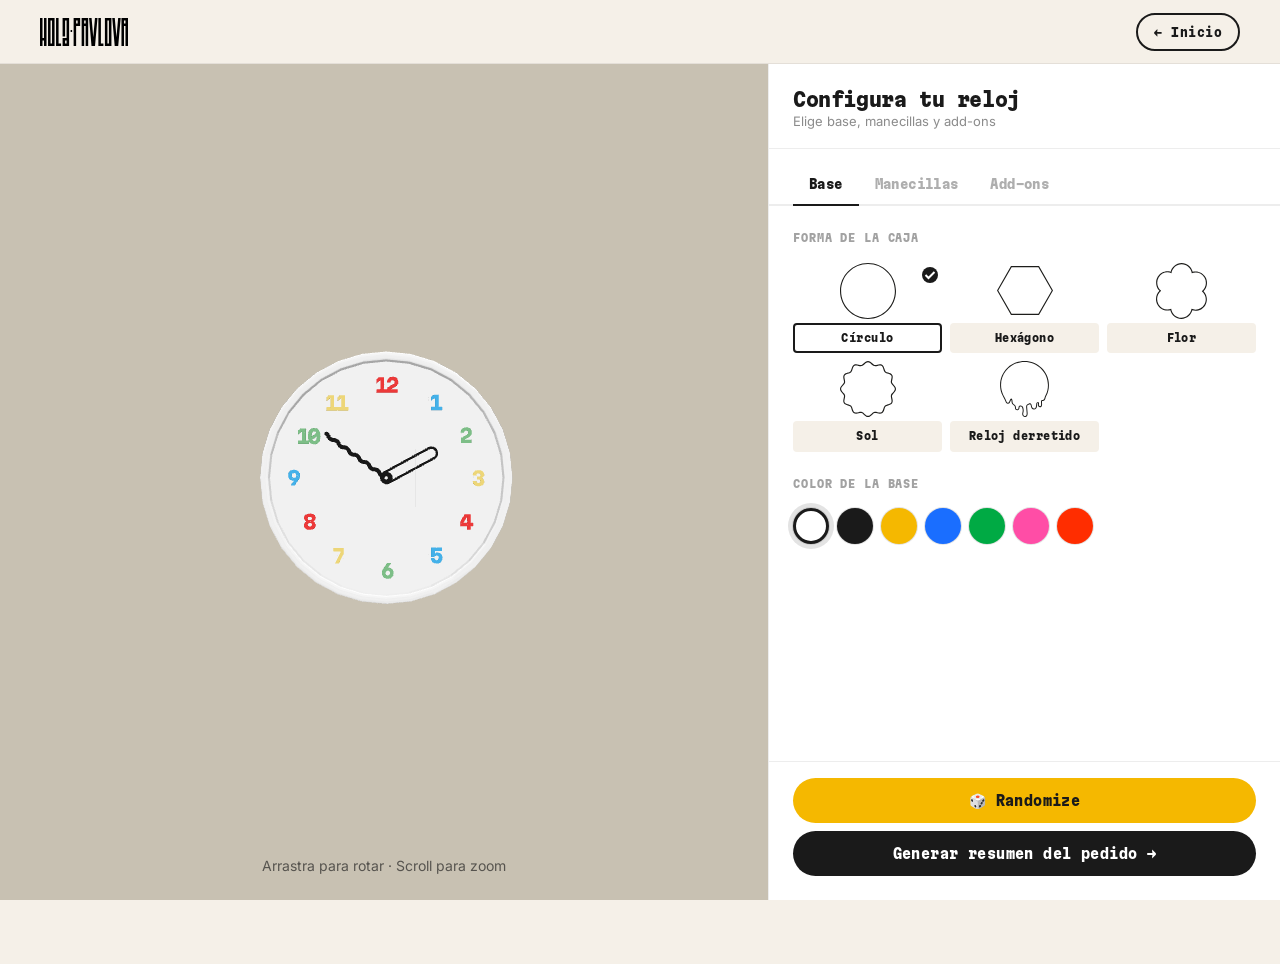
<file: configurador.html>
<!DOCTYPE html>
<html lang="es">
<head>
  <meta charset="UTF-8">
  <meta name="viewport" content="width=device-width, initial-scale=1.0">
  <title>It's Fun o'clock — Configurador</title>
  <meta name="description" content="Configura tu reloj 3D personalizado. Elige base, manecillas y add-ons.">

  <meta property="og:type"        content="website">
  <meta property="og:title"       content="Configurador — It's Fun o'Clock">
  <meta property="og:description" content="Diseña tu reloj 3D pieza a pieza. Elige base, manecillas y marcadores.">
  <meta property="og:url"         content="https://holapavlova.es/configurador.html">
  <meta property="og:image"       content="https://holapavlova.es/img/og-preview.jpg">
  <meta name="twitter:card"       content="summary_large_image">

  <link rel="icon" href="img/favicon/favicon.ico" sizes="any">
  <link rel="icon" href="img/favicon/favicon-32x32.png" type="image/png" sizes="32x32">
  <link rel="icon" href="img/favicon/favicon-16x16.png" type="image/png" sizes="16x16">
  <link rel="apple-touch-icon" href="img/favicon/apple-touch-icon.png">
  <link rel="manifest" href="img/favicon/site.webmanifest">

  <!-- Google Fonts -->
  <link rel="preconnect" href="https://fonts.googleapis.com">
  <link rel="preconnect" href="https://fonts.gstatic.com" crossorigin>
  <link href="https://fonts.googleapis.com/css2?family=Inter:wght@400;500;600&display=swap" rel="stylesheet">

  <!-- Estilos -->
  <link rel="stylesheet" href="css/style.css">
</head>
<body>

  <!-- ── Nav ──────────────────────────────────────────────── -->
  <nav class="nav-config" aria-label="Navegación principal">
    <a href="index.html" class="nav-logo">
      <img src="img/logonegro.svg" alt="Hola·Pavlova">
    </a>
    <a href="index.html" class="nav-pill nav-pill--back">← Inicio</a>
  </nav>

  <!-- ── Configurador ─────────────────────────────────────── -->
  <main class="configurador">

    <!-- Columna izquierda: Visor 3D -->
    <section class="visor" aria-label="Visor 3D del reloj">
      <div id="canvas-container"></div>

      <span class="visor-hint">Arrastra para rotar · Scroll para zoom</span>

      <!-- Loading overlay -->
      <div id="loading-overlay" role="status" aria-live="polite">
        <div class="loading-spinner" aria-hidden="true"></div>
        <span class="loading-text">Cargando reloj…</span>
      </div>
    </section>

    <!-- Columna derecha: Panel de personalización -->
    <aside class="panel" aria-label="Panel de personalización">

      <div class="panel-header">
        <h1>Configura tu reloj</h1>
        <p>Elige base, manecillas y add-ons</p>
      </div>

      <!-- Tabs -->
      <nav class="tabs" role="tablist" aria-label="Secciones del configurador">
        <button class="tab-btn active" data-tab="base"       role="tab" aria-selected="true"  aria-controls="tab-base">Base</button>
        <button class="tab-btn"        data-tab="manecillas" role="tab" aria-selected="false" aria-controls="tab-manecillas">Manecillas</button>
        <button class="tab-btn"        data-tab="addons"     role="tab" aria-selected="false" aria-controls="tab-addons">Add-ons</button>
      </nav>

      <!-- Tab: Base -->
      <div id="tab-base" class="tab-content active" role="tabpanel" aria-labelledby="tab-base">
        <p class="tab-label">Forma de la caja</p>
        <div id="grid-bases" class="opciones-grid" role="list"></div>
        <p class="tab-label tab-label-color">Color de la base</p>
        <div id="colores-base" class="colores-grid"></div>
      </div>

      <!-- Tab: Manecillas -->
      <div id="tab-manecillas" class="tab-content" role="tabpanel" aria-labelledby="tab-manecillas">
        <p class="tab-label">Estilo de agujas</p>
        <div id="grid-manecillas" class="opciones-grid" role="list"></div>
        <p class="tab-label tab-label-color">Color hora</p>
        <div id="colores-hora" class="colores-grid"></div>
        <p class="tab-label tab-label-color">Color minutos</p>
        <div id="colores-minuto" class="colores-grid"></div>
      </div>

      <!-- Tab: Add-ons -->
      <div id="tab-addons" class="tab-content" role="tabpanel" aria-labelledby="tab-addons">
        <p class="tab-label">Marcadores de hora</p>
        <div id="grid-addons" class="opciones-grid" role="list"></div>
      </div>

      <!-- Footer del panel -->
      <footer class="panel-footer">
        <button id="btn-randomize" class="btn-randomize" type="button" aria-label="Selección aleatoria">
          🎲 Randomize
        </button>
        <button id="btn-resumen" class="btn-resumen" type="button">
          Generar resumen del pedido →
        </button>
      </footer>

    </aside>
  </main>

  <!-- ── Modal: Resumen del pedido ────────────────────────── -->
  <div id="resumen-modal" role="dialog" aria-modal="true" aria-labelledby="resumen-titulo">
    <div class="resumen-card">
      <button id="resumen-close" class="resumen-close" type="button" aria-label="Cerrar resumen">×</button>

      <div class="resumen-header">
        <h2 id="resumen-titulo">Tu reloj personalizado</h2>
        <span id="resumen-numero" class="resumen-numero"></span>
      </div>

      <img id="resumen-imagen" class="resumen-preview" alt="Captura del reloj configurado">

      <div class="resumen-item">
        <span class="resumen-item-label">Base</span>
        <span id="resumen-base" class="resumen-item-valor">—</span>
      </div>
      <div class="resumen-item">
        <span class="resumen-item-label">Manecillas</span>
        <span id="resumen-manecillas" class="resumen-item-valor">—</span>
      </div>
      <div class="resumen-item">
        <span class="resumen-item-label">Add-ons</span>
        <span id="resumen-addon" class="resumen-item-valor">—</span>
      </div>
      <div class="resumen-item">
        <span class="resumen-item-label">Color base</span>
        <span class="resumen-item-valor resumen-color-valor">
          <span id="resumen-color-base-chip" class="resumen-color-chip"></span>
          <span id="resumen-color-base-nombre">—</span>
        </span>
      </div>
      <div class="resumen-item">
        <span class="resumen-item-label">Color hora</span>
        <span class="resumen-item-valor resumen-color-valor">
          <span id="resumen-color-hora-chip" class="resumen-color-chip"></span>
          <span id="resumen-color-hora-nombre">—</span>
        </span>
      </div>
      <div class="resumen-item">
        <span class="resumen-item-label">Color minutos</span>
        <span class="resumen-item-valor resumen-color-valor">
          <span id="resumen-color-minuto-chip" class="resumen-color-chip"></span>
          <span id="resumen-color-minuto-nombre">—</span>
        </span>
      </div>

      <div class="resumen-acciones">
        <button id="btn-imprimir"       class="btn-primary"  type="button">Guardar como PDF</button>
        <a      id="btn-email"          class="btn-primary"  role="button">Hacer pedido por mail</a>
      </div>
    </div>
  </div>

  <!-- ES Modules -->
  <script type="module" src="js/main.js"></script>

</body>
</html>
</file>
<file: css/style.css>
@import 'reset.css';
@import 'variables.css';
@import 'typography.css';
@import 'global.css';
@import 'configurador.css';
</file>
<file: css/home.css>
/* ════════════════════════════════════════════════════════════════
   HOME — storytelling industrial "It's Fun o'clock"
   Fondo de #home-main cambia de color por bloque con ScrollTrigger.
═══════════════════════════════════════════════════════════════════ */

.home-body {
  overflow-x: hidden;
  background: var(--color-amarillo);
}

#home-main {
  width: 100%;
  min-height: 100vh;
  overflow-x: hidden;
  background-color: var(--color-amarillo);
  position: relative;
}

::selection {
  background: var(--color-rojo);
  color: var(--color-blanco);
}

/* ════════════════════════════════════════════════════════════════
   CORTINA DE TRANSICIÓN ENTRE PÁGINAS
═══════════════════════════════════════════════════════════════════ */
#page-transition {
  position: fixed;
  inset: 0;
  z-index: 2000;
  background: var(--color-rojo);
  display: flex;
  align-items: center;
  justify-content: center;
  transform: translateY(100%);
  pointer-events: none;
}

.pt-label {
  font-family: var(--font-titulo);
  font-weight: 800;
  text-transform: uppercase;
  letter-spacing: 0.08em;
  color: var(--color-blanco);
  font-size: clamp(1.2rem, 4vw, 2.5rem);
  opacity: 0;
}

/* ════════════════════════════════════════════════════════════════
   LOADER
═══════════════════════════════════════════════════════════════════ */
#loader {
  position: fixed;
  top: 0;
  left: 0;
  width: 100%;
  height: 100vh;
  background-color: var(--color-amarillo);
  z-index: 9999; 
  display: flex;
  align-items: center;
  justify-content: center;
  overflow: hidden;
}

.loader-clock {
  width: 80px;
  height: 80px;
  border: 3px solid var(--color-rojo);
  border-radius: 50%;
  padding: 8px;
}

.loader-clock svg {
  width: 100%;
  height: 100%;
  display: block;
  overflow: visible;
}
/* ════════════════════════════════════════════════════════════════
   NAV
═══════════════════════════════════════════════════════════════════ */
.nav-home {
  position: fixed;
  top: 0;
  left: 0;
  right: 0;
  z-index: 100;
  display: flex;
  align-items: center;
  justify-content: space-between;
  padding: 20px var(--spacing-xl);
  transition: transform 0.35s ease, background-color 0.3s ease;
}

.nav-home--hidden { transform: translateY(-100%); }

.nav-logo {
  font-family: var(--font-titulo);
  font-weight: 800;
  font-size: 0.75rem;
  letter-spacing: 0.06em;
  text-transform: uppercase;
  color: var(--color-blanco);
  text-decoration: none;
  display: flex;
  align-items: center;
}

.nav-logo img {
  height: 2rem;
  width: auto;
  display: block;
}

.nav-pill {
  display: inline-flex;
  align-items: center;
  gap: 6px;
  padding: 10px 20px;
  border: 2px solid var(--color-negro);
  color: var(--color-negro);
  font-family: var(--font-titulo);
  font-weight: 800;
  font-size: 0.75rem;
  letter-spacing: 0.04em;
  border-radius: var(--radius-pill);
  text-decoration: none;
  transition: transform 0.2s ease;
}

.nav-pill:hover { transform: translateY(-1px); }

.nav-home--scrolled { background-color: var(--color-amarillo); }



/* ── Helpers de color ────────────────────────────────────────────── */
.text-amarillo { color: var(--color-amarillo); }
.text-rojo     { color: var(--color-rojo); }
.text-azul     { color: var(--color-azul); }
.text-verde    { color: var(--color-verde); }
.text-rosa     { color: var(--color-rosa); }
.bg-amarillo     { background: var(--color-amarillo); }
.bg-rosa         { background: var(--color-rosa); }
.bg-verde        { background: var(--color-verde); }
.bg-blanco-roto  { background: var(--color-blanco-roto); }

.br-mobile  { display: none; }
.br-desktop { display: none; }
@media (max-width: 767px) { .br-mobile  { display: inline; } }
@media (min-width: 768px) { .br-desktop { display: inline; } }

/* ── Revelado con máscara (clip-path) ────────────────────────────── */
[data-reveal] { clip-path: inset(0 100% 0 0); }

/* ════════════════════════════════════════════════════════════════
   BANDAS TIPOGRÁFICAS (marquee autoplay infinito)
═══════════════════════════════════════════════════════════════════ */
.marquee {
  width: 100%;
  overflow: hidden;
  border-top: 4px solid var(--color-negro);
  border-bottom: 4px solid var(--color-negro);
  padding: var(--spacing-md) 0;
}

.marquee--negro { background: var(--color-negro); }
.marquee--rojo  { background: var(--color-rojo); }

.marquee-track {
  display: flex;
  width: max-content;
  will-change: transform;
}

.marquee-track span {
  font-family: var(--font-titulo);
  font-weight: 800;
  text-transform: uppercase;
  white-space: nowrap;
  line-height: 1;
  font-size: clamp(2rem, 6vw, 4.5rem);
  letter-spacing: -0.02em;
}

.marquee--negro .marquee-track span { color: var(--color-blanco-roto); }

/* ════════════════════════════════════════════════════════════════
   BLOQUE: ES HORA DE [palabra]
═══════════════════════════════════════════════════════════════════ */
.block-timefor {
  position: relative;
  width: 100%;
  height: 100vh;
  display: flex;
  flex-direction: column;
  align-items: center;
  justify-content: center;
  overflow: hidden;
  color: var(--color-blanco-roto);
}

.timefor-ring {
  position: absolute;
  top: 50%;
  left: 50%;
  width: min(150vw, 80vh);
  height: min(150vw, 80vh);
  transform: translate(-50%, -50%);
  border: 2px dashed var(--color-blanco-roto);
  border-radius: 50%;
  opacity: 0.06;
  animation: spinSlow 60s linear infinite;
  pointer-events: none;
}

@keyframes spinSlow { to { transform: translate(-50%, -50%) rotate(360deg); } }

.timefor-inner {
  position: relative;
  z-index: 10;
  display: flex;
  flex-direction: column;
  align-items: center;
  gap: var(--spacing-md);
  padding: 0 var(--spacing-lg);
  text-align: center;
}

.timefor-static {
  font-family: var(--font-titulo);
  font-weight: 800;
  text-transform: uppercase;
  line-height: 1;
  font-size: clamp(2.5rem, 9vw, 7rem);
}

.timefor-rotator { display: flex; flex-direction: column; align-items: center; }

.timefor-arrow {
  background: none;
  border: none;
  color: inherit;
  cursor: pointer;
  padding: 8px;
  opacity: 0.4;
  transition: opacity 0.2s ease, transform 0.2s ease;
}
.timefor-arrow:hover { opacity: 1; }
#timefor-prev:hover { transform: translateY(-3px); }
#timefor-next:hover { transform: translateY(3px); }

.timefor-window {
  padding: 0.55em 0;
  display: flex;
  align-items: center;
  justify-content: center;
  overflow: hidden;
  width: clamp(280px, 60vw, 520px);
}

.timefor-word {
  font-family: var(--font-titulo);
  font-weight: 800;
  text-transform: uppercase;
  white-space: nowrap;
  line-height: 1.15;
  font-size: clamp(2.5rem, 9vw, 7rem);
}

.timefor-letter {
  display: inline-block;
  -webkit-text-fill-color: transparent;
  -webkit-text-stroke: clamp(2px, 0.35vw, 3px) currentColor;
  paint-order: stroke fill;
  font-synthesis: none;
  transform: rotate(var(--r, 0deg));
  line-height: 1;
  transition: transform 0.18s cubic-bezier(0.34, 1.56, 0.64, 1);
}
.timefor-letter:hover {
  transform: rotate(var(--r, 0deg)) translateY(-10px) scale(1.08);
}

/* letras simples del manifiesto (IT'S FUN) */
.manifesto-letter {
  display: inline-block;
  transition: transform 0.18s cubic-bezier(0.34, 1.56, 0.64, 1);
}
.manifesto-letter:hover {
  transform: translateY(-10px) scale(1.08);
}

/* wrapper para letras delineadas en el manifiesto */
.manifesto-outlined {
  display: inline;
  white-space: nowrap;
}
.timefor-letter.c-rojo  { color: var(--color-rojo); }
.timefor-letter.c-azul  { color: var(--color-azul); }
.timefor-letter.c-verde { color: var(--color-verde); }
.timefor-letter.c-rosa  { color: var(--color-rosa); }
.timefor-letter-gap { display: inline-block; width: 0.2em; }

.scroll-arc-wrap {
  position: absolute;
  bottom: 0;
  left: 50%;
  transform: translateX(-50%);
  width: min(28vw, 200px);
  color: var(--color-negro);
  transition: opacity 0.4s ease;
}

.scroll-arc-svg {
  width: 100%;
  height: auto;
  display: block;
}

.arc-path {
  stroke-dasharray: 460;
  stroke-dashoffset: 460;
  animation: arcDraw 1s cubic-bezier(0.22, 1, 0.36, 1) 0.8s both;
}

.arc-text {
  opacity: 0;
  animation: arcTextFade 0.4s ease 1.65s both;
}

@keyframes arcDraw {
  to { stroke-dashoffset: 0; }
}

@keyframes arcTextFade {
  to { opacity: 1; }
}

/* ════════════════════════════════════════════════════════════════
   BLOQUE 1: MANIFIESTO (pin + scrub)
═══════════════════════════════════════════════════════════════════ */
.block-one {
  position: relative;
  width: 100%;
  height: 100vh;
  display: flex;
  align-items: center;
  justify-content: center;
  overflow: hidden;
  color: var(--color-negro);
}

.block-one-grid {
  display: none;
}

.rushed-container {
  position: absolute;
  inset: 0;
  display: flex;
  align-items: flex-start;
  overflow: hidden;
  pointer-events: none;
}

.rushed-text {
  font-family: var(--font-titulo);
  font-weight: 800;
  white-space: normal;
  color: var(--color-azul);
  line-height: 1.05;
  letter-spacing: -0.03em;
  font-size: min(13vw, 18vh);
  mix-blend-mode: multiply;
  width: 100%;
  padding: 0 var(--spacing-lg);
}

.stop-text,
.manifesto-p1,
.manifesto-p2,
.manifesto-p3 {
  position: absolute;
  text-align: left;
  padding: 0 var(--spacing-lg);
}

.stop-text {
  font-family: var(--font-titulo);
  font-weight: 800;
  letter-spacing: -0.02em;
  font-size: clamp(5rem, 18vw, 12rem);
  line-height: 1.1;
  color: var(--color-rojo)
}

.manifesto-p1 {
  font-family: var(--font-titulo);
  font-weight: 800;
  line-height: 1.05;
  left: 0;
  right: 0;
  text-align: center;
  font-size: clamp(3rem, 12vw, 13rem);
}

.manifesto-p2 {
  max-width: 64rem;
  font-weight: 500;
  line-height: 1.5;
  font-size: clamp(1.4rem, 4vw, 2.5rem);
}

.manifesto-p2-strong {
  display: block;
  margin-top: var(--spacing-lg);
  font-family: var(--font-titulo);
  font-weight: 800;
  text-transform: uppercase;
  color: var(--color-verde);
  font-size: clamp(1.8rem, 5vw, 3rem);
}

.manifesto-p3 {
  font-family: var(--font-titulo);
  font-weight: 800;
  line-height: 1.05;
  max-width: 56rem;
  font-size: clamp(2rem, 7vw, 4.5rem);
}

.manifesto-p3-strong {
  display: inline-block;
  margin-top: var(--spacing-md);
  font-style: italic;
  text-transform: uppercase;
}

/* ════════════════════════════════════════════════════════════════
   BLOQUE 2: ANATOMÍA / BLUEPRINT (pin + scrub)
═══════════════════════════════════════════════════════════════════ */
.block-two {
  position: relative;
  width: 100%;
  height: 100vh;
  display: flex;
  align-items: center;
  justify-content: center;
  overflow: hidden;
  color: var(--color-negro);
}

.block-two-inner {
  width: 100%;
  max-width: 1200px;
  margin: 0 auto;
  padding: 0 var(--spacing-lg);
  display: flex;
  flex-direction: column;
  align-items: center;
  gap: var(--spacing-xl);
}

.blueprint-wrap {
  width: 100%;
  display: flex;
  justify-content: center;
  align-items: center;
  height: 45vh;
}

.blueprint-svg { width: 100%; height: 100%; overflow: visible; }

.block-two-title {
  font-family: var(--font-titulo);
  font-weight: 800;
  text-transform: uppercase;
  line-height: 1.05;
  margin-bottom: var(--spacing-md);
  font-size: clamp(2rem, 6vw, 3.5rem);
}

.block-two-lead {
  font-size: clamp(1rem, 2vw, 1.4rem);
  opacity: 0.8;
  max-width: 48ch;
}

.tech-list {
  margin-top: var(--spacing-xl);
  display: flex;
  flex-direction: column;
  gap: var(--spacing-lg);
}

.tech-list h3 {
  font-family: var(--font-titulo);
  font-weight: 700;
  font-size: 1.1rem;
  margin-bottom: 4px;
}

.tech-list p { font-size: 1rem; opacity: 0.8; max-width: 52ch; }

@media (min-width: 1024px) {
  .block-two-inner { flex-direction: row; gap: 5rem; }
  .blueprint-wrap { width: 50%; height: 80vh; }
  .blueprint-text { width: 50%; }
}

/* ════════════════════════════════════════════════════════════════
   BLOQUES estáticos (specs / onboarding / cta)
═══════════════════════════════════════════════════════════════════ */
.block-wrap { max-width: 1200px; margin: 0 auto; padding: 0 var(--spacing-lg); }

.block-heading {
  font-family: var(--font-titulo);
  font-weight: 800;
  text-transform: uppercase;
  text-align: left;
  margin-bottom: 4rem;
  font-size: clamp(2rem, 6vw, 3.75rem);
}

.block-specs {
  position: relative;
  width: 100%;
  padding: 8rem 0;
  color: var(--color-negro);
}

.specs-cards {
  display: grid;
  grid-template-columns: 1fr;
  gap: var(--spacing-lg);
}

@media (min-width: 640px) { .specs-cards { grid-template-columns: 1fr 1fr; } }
@media (min-width: 1024px) { .specs-cards { grid-template-columns: repeat(4, 1fr); } }

.spec-card {
  position: relative;
  background: var(--color-blanco);
  border: 4px solid var(--color-negro);
  border-radius: var(--radius-card);
  padding: var(--spacing-lg);
  box-shadow: 8px 8px 0 0 var(--color-negro);
  transition: box-shadow 0.3s ease;
}

.spec-card:hover { box-shadow: 12px 12px 0 0 var(--color-negro); }

.spec-card-idx {
  position: absolute;
  top: var(--spacing-md);
  right: var(--spacing-md);
  font-family: var(--font-titulo);
  font-weight: 700;
  font-size: 0.7rem;
  letter-spacing: 0.1em;
  opacity: 0.35;
}

.spec-icon { display: flex; align-items: flex-start; height: 2.5rem; font-size: 2rem; margin-bottom: var(--spacing-md); }

.spec-card h4 {
  font-family: var(--font-titulo);
  font-weight: 800;
  text-transform: uppercase;
  font-size: 1.3rem;
  margin-bottom: var(--spacing-md);
}

.spec-card ul {
  list-style: none;
  padding: 0;
  margin: 0;
  display: flex;
  flex-direction: column;
  gap: 10px;
  opacity: 0.8;
  font-weight: 500;
}

/* ── Onboarding ──────────────────────────────────────────────────── */
.block-onboarding {
  position: relative;
  width: 100%;
  height: auto;
  padding: 8rem 0 5rem;
  overflow: visible;
  color: var(--color-blanco-roto);
}

/* layout columna: pasos arriba + reloj asomando abajo */
.onboarding-inner {
  width: 100%;
  display: flex;
  flex-direction: column;
  gap: 3rem;
  align-items: flex-start;
}

@media (min-width: 1024px) {
  .onboarding-inner {
    gap: 4rem;
  }
}

.config-demo {
  position: relative;
  z-index: 1;
  width: min(90vw, 85vh);
  align-self: center;
  display: block;
}

#magnet-svg {
  width: 100%;
  aspect-ratio: 1 / 1;
  display: block;
  touch-action: none;
  user-select: none;
}

.config-hint {
  position: relative;
  z-index: 2;
  font-family: var(--font-titulo);
  font-size: 0.7rem;
  letter-spacing: 0.12em;
  text-transform: uppercase;
  opacity: 0.45;
}

.steps-grid {
  position: relative;
  z-index: 2;
  display: grid;
  grid-template-columns: 1fr;
  gap: 3rem;
}

@media (min-width: 768px) { .steps-grid { grid-template-columns: repeat(4, 1fr); } }
@media (min-width: 1024px) { .steps-grid { grid-template-columns: repeat(4, 1fr); } }

.steps-line {
  display: none;
  position: absolute;
  top: 48px;
  left: 15%;
  right: 15%;
  height: 0;
  border-top: 4px dashed var(--color-blanco-roto);
  opacity: 0.5;
  z-index: 0;
}

@media (min-width: 768px)  { .steps-line { display: block; } }
@media (min-width: 1024px) { .steps-line { display: none; } }

.step-item {
  position: relative;
  z-index: 10;
  display: flex;
  flex-direction: column;
  align-items: center;
  text-align: center;
}

.step-num {
  width: 96px;
  height: 96px;
  border-radius: 50%;
  display: flex;
  align-items: center;
  justify-content: center;
  font-family: var(--font-titulo);
  font-weight: 800;
  font-size: 2.25rem;
  color: var(--color-negro);
  border: 4px solid var(--color-negro);
  box-shadow: 8px 8px 0 0 var(--color-negro);
  margin-bottom: var(--spacing-xl);
}

.step-item h3 {
  font-family: var(--font-titulo);
  font-weight: 800;
  text-transform: uppercase;
  font-size: 1.5rem;
  margin-bottom: var(--spacing-md);
}

.step-item p { font-size: 1.05rem; opacity: 0.9; font-weight: 500; max-width: 34ch; }

/* ── CTA inline (dentro del bloque onboarding, estado 2) ────────── */
.cta-onboarding {
  opacity: 1;
  color: var(--color-blanco);
  padding: var(--spacing-lg) 0 var(--spacing-xl);
}

/* ── CTA final ───────────────────────────────────────────────────── */

.cta-title {
  font-family: var(--font-titulo);
  font-weight: 800;
  text-transform: none;
  line-height: 1.2;
  letter-spacing: -0.02em;
  margin-bottom: var(--spacing-lg);
  font-size: clamp(2.5rem, 8vw, 5.5rem);
}

.cta-sub {
  font-size: clamp(1.25rem, 2vw, 1.3rem);
  opacity: 0.9;
  max-width: 46ch;
  margin: 0 0 var(--spacing-xl);
  line-height: 1.5;
}

.cta-link {
  display: inline-flex;
  align-items: center;
  gap: 10px;
  padding: 18px 40px;
  background: var(--color-negro);
  color: var(--color-blanco);
  font-family: var(--font-titulo);
  font-weight: 800;
  font-size: 1.05rem;
  letter-spacing: 0.03em;
  border-radius: var(--radius-pill);
  text-decoration: none;
  transition: transform 0.2s ease, background 0.2s ease;
}

.cta-link:hover { background: var(--color-azul); transform: translateY(-3px); }

/* ════════════════════════════════════════════════════════════════
   BOTÓN VOLVER ARRIBA
═══════════════════════════════════════════════════════════════════ */
.scroll-top-btn {
  position: fixed;
  bottom: var(--spacing-xl);
  right: var(--spacing-xl);
  z-index: 500;
  width: 48px;
  height: 48px;
  border-radius: 50%;
  background: var(--color-negro);
  color: var(--color-blanco-roto);
  border: none;
  cursor: pointer;
  font-family: var(--font-titulo);
  font-weight: 800;
  font-size: 1.3rem;
  display: flex;
  align-items: center;
  justify-content: center;
  opacity: 0;
  pointer-events: none;
  transform: translateY(14px);
  transition: background 0.2s ease, transform 0.2s ease;
}
.scroll-top-btn:hover {
  background: var(--color-rojo);
  transform: translateY(-3px) !important;
}

/* ── Responsive ──────────────────────────────────────────────────── */
@media (min-width: 768px) and (max-width: 1023px) {
  .timefor-static,
  .timefor-word    { font-size: clamp(2rem, 6vw, 4rem); }
  .manifesto-p1    { font-size: clamp(3rem, 9vw, 8rem); }
}

@media (max-width: 767px) {
  .nav-home { padding: 16px var(--spacing-lg); }
  .block-specs   { padding: 5rem 0; }
  .block-onboarding { padding: 5rem 0 5rem; }

  /* 1 — Hero: textos más grandes */
  .timefor-static { font-size: clamp(2.5rem, 11vw, 5rem); }
  .timefor-word   { font-size: clamp(3.5rem, 14vw, 7rem); }
  .timefor-window { width: 90vw; }
  .manifesto-p1  { font-size: clamp(3.5rem, 16vw, 9rem); }
  .stop-text     { font-size: clamp(2.5rem, 10vw, 12rem); }

  /* 2 — Blueprint: reducir alturas para que los 3 apartados quepan en pantalla */
  .block-two {
    justify-content: flex-start;
    padding-top: 68px;
  }
  .blueprint-wrap { height: 28vh; margin-top: 0; }
  .block-two-inner { gap: var(--spacing-md); }
  .tech-list { margin-top: 0; gap: var(--spacing-sm); }

  /* 3 — Onboarding: steps con descripción, columna única, centrados */
  #block-onboarding .block-heading { margin-bottom: 2rem; text-align: center; }
  .onboarding-inner { gap: 2rem; }
  .steps-grid { width: 100%; gap: 2rem; }
  .step-item { align-self: center; }
  .step-num { width: 64px; height: 64px; font-size: 1.5rem; margin-bottom: 12px; box-shadow: 4px 4px 0 0 var(--color-negro); }
  .step-item h3 { font-size: 1.125rem; margin-bottom: 8px; }
  .step-item p { font-size: 0.875rem; }

}

/* ── Print ───────────────────────────────────────────────────────── */
@media print {
  #loader, #page-transition, #home-main { display: none; }
}
</file>
